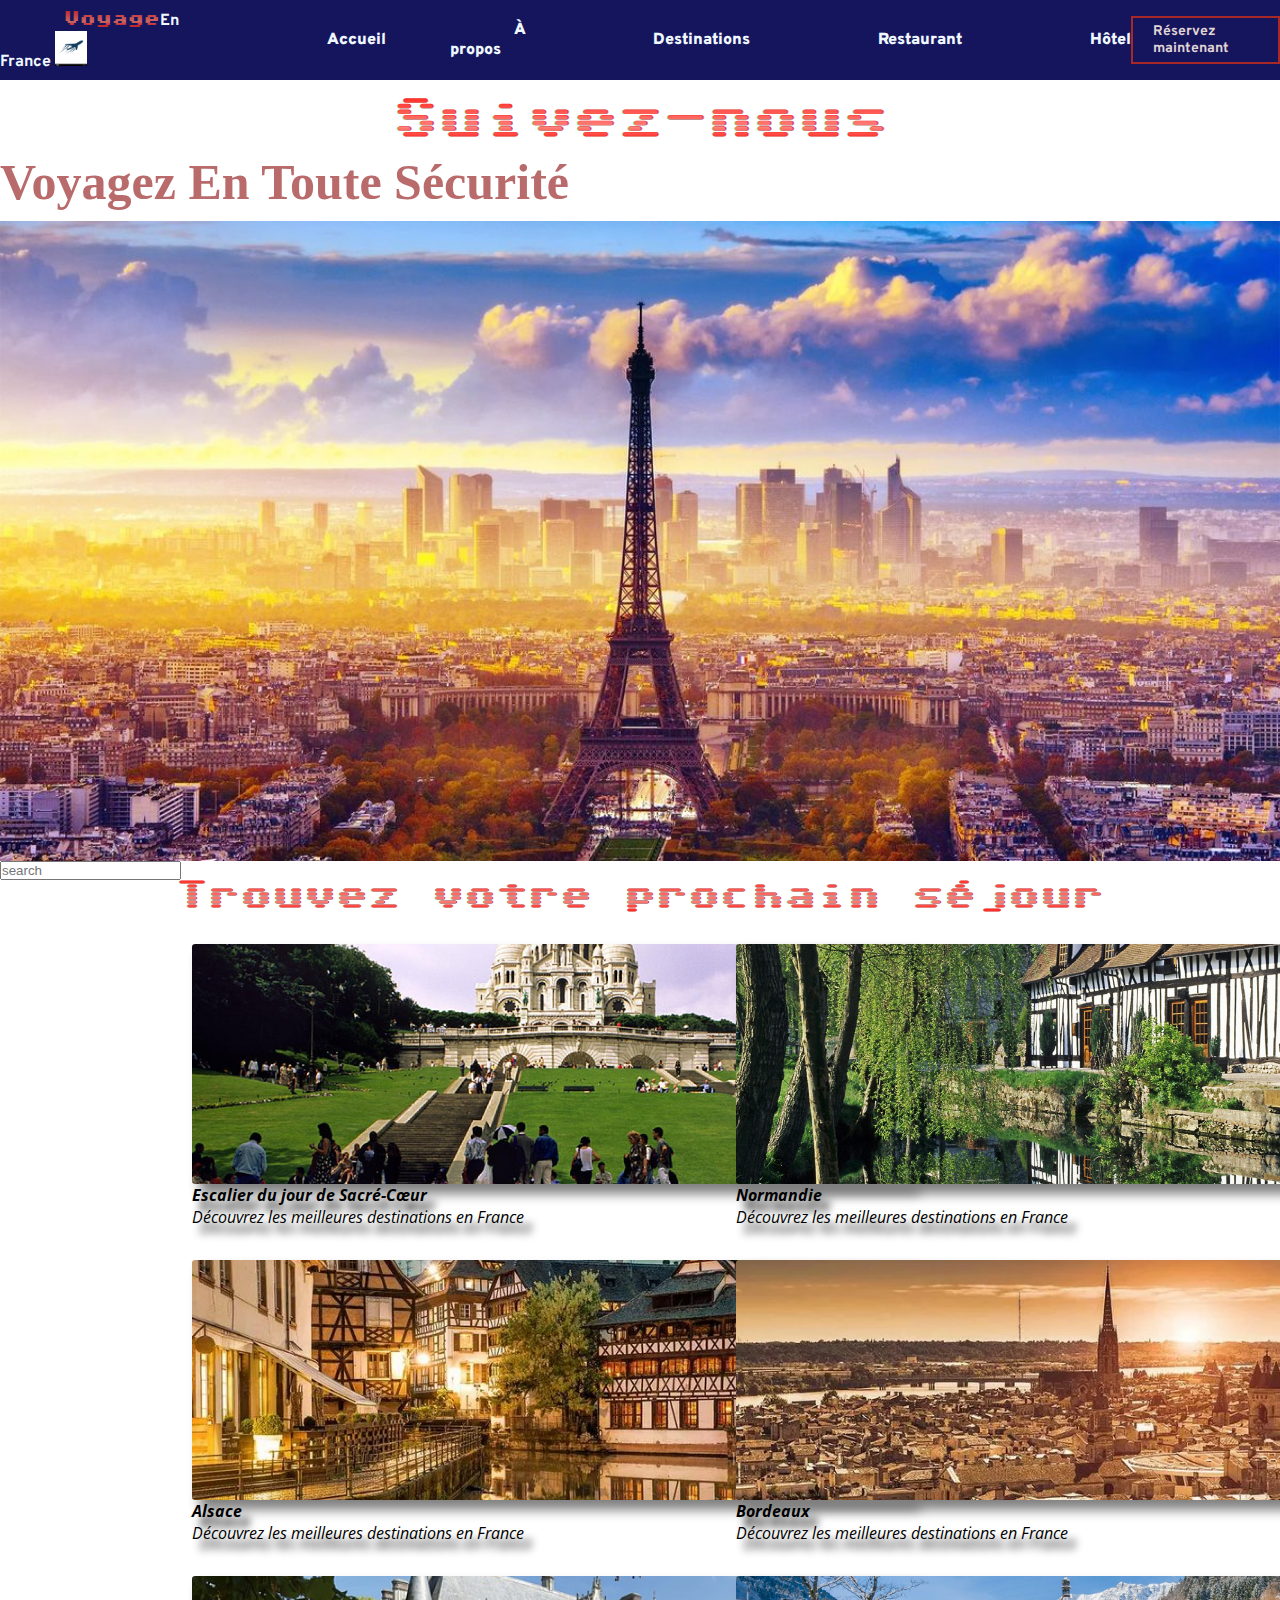
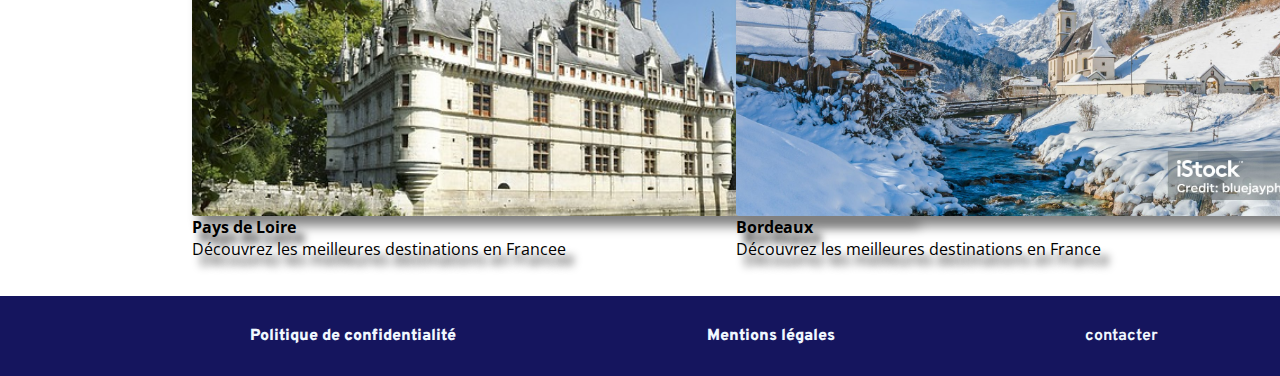
<file: index.html>
<!DOCTYPE html>
<html lang="FR-fr">
<head>
  <meta charset="UTF-8">
  <meta name="viewport" content="width=device-width, initial-scale=1.0">
  <title>travel to france</title>
  <link rel="shortcut icon" href="../image/logo-air.jpg" type="image/x-icon">
  <link rel="stylesheet" href="style.css">
</head>
<body>

<!-- HEADER -->

<header>
  <div class ="logo"><a href="#"><span>Voyage</span>En France <img src="../img/logo/logo-air.jpg"></a></div>


    <ul class="menu">
    <li><a href="index.html">Accueil</a></li>
    <li><a href="pages/about-page.html" >À propos </a></li>
    <li><a href="pages/city.html"  >Destinations</a></li> 
    <li><a href="pages/restaurant.html" >Restaurant</a></li> 
    <li><a href="pages/hotel.html" >Hôtel</a></li> 


    
  </ul>
  <a href="#" class="btn-reservation">
    Réservez maintenant</a>
</header>
<main>
  <br>
<section id="home">
  <h2>Suivez-nous</h2>
<h4>
    Voyagez en toute sécurité</h4>
  
</section>


<main>
 
  <!-- BANNER -->
  <section class="banner"></section>
  
  <!-- SEARCH BAR "RESEARCH" -->
  <section class="search">
    <input type="text" placeholder="search ">
  </section>
  
  <!-- SECTION BOOK LIST #1 -->
  
  <section class="list">
   
  <div class="list-title">
  <h1 class="list-title-release">Trouvez votre prochain séjour</h1>
  </div>
  </section>
  <section class="wrapper">
  
    <section class="wrapper-one">
  
  <!-- ONE CARD -->
  <article class="list-card">
     
  <div class="list-image"></div>
  <div class="list-card-title">Escalier du jour de Sacré-Cœur</div>
  
  <div class="list-card-pays">Découvrez les meilleures destinations en France</div>
  
  </article>
  
  <!-- ONE CARD / -->
  
  <article class="list-card">
     
    <div class="list-image2"></div>
    <div class="list-card-title">Normandie</div>
    
    <div class="list-card-pays">Découvrez les meilleures destinations en France</div>
    
  </article>
  
  
  
    </section>
  
    <section class="wrapper-two">
     
      <article class="list-card">
     
          <div class="list-image3"></div>
          <div class="list-card-title">Alsace</div>
         
          <div class="list-card-pays">Découvrez les meilleures destinations en France</div>
          
      </article>
      
      <article class="list-card">
     
            <div class="list-image4"></div>
            <div class="list-card-title">Bordeaux</div>
           
            <div class="list-card-pays">Découvrez les meilleures destinations en France</div>
            
      </article>
  
      
  
    </section>
    <section class="wrapper-three">
     
      <article class="list-card">
     
          <div class="list-image5"></div>
          <div class="list-card-title">Pays de Loire</div>
         
          <div class="list-card-pays">Découvrez les meilleures destinations en Francee</div>
          
      </article>
      
      <article class="list-card">
     
            <div class="list-image6"></div>
            <div class="list-card-title">Bordeaux</div>
           
            <div class="list-card-pays">Découvrez les meilleures destinations en France</div>
            
      </article>
  
      
  
    </section>
  
  </section>
  
  
    <!-- FOOTER -->
     <br><br>
  
  <footer>
  
 
    <div class="bottom-vert">
      <ul>
        <li><a href="#">Politique de confidentialité</a></li>
        <li><a href="#">Mentions légales</a></li>
        <li><a href="#"></a> contacter</a></li>
      </ul>
    </div>
 

  </footer>
  
</body>
</html>
</file>
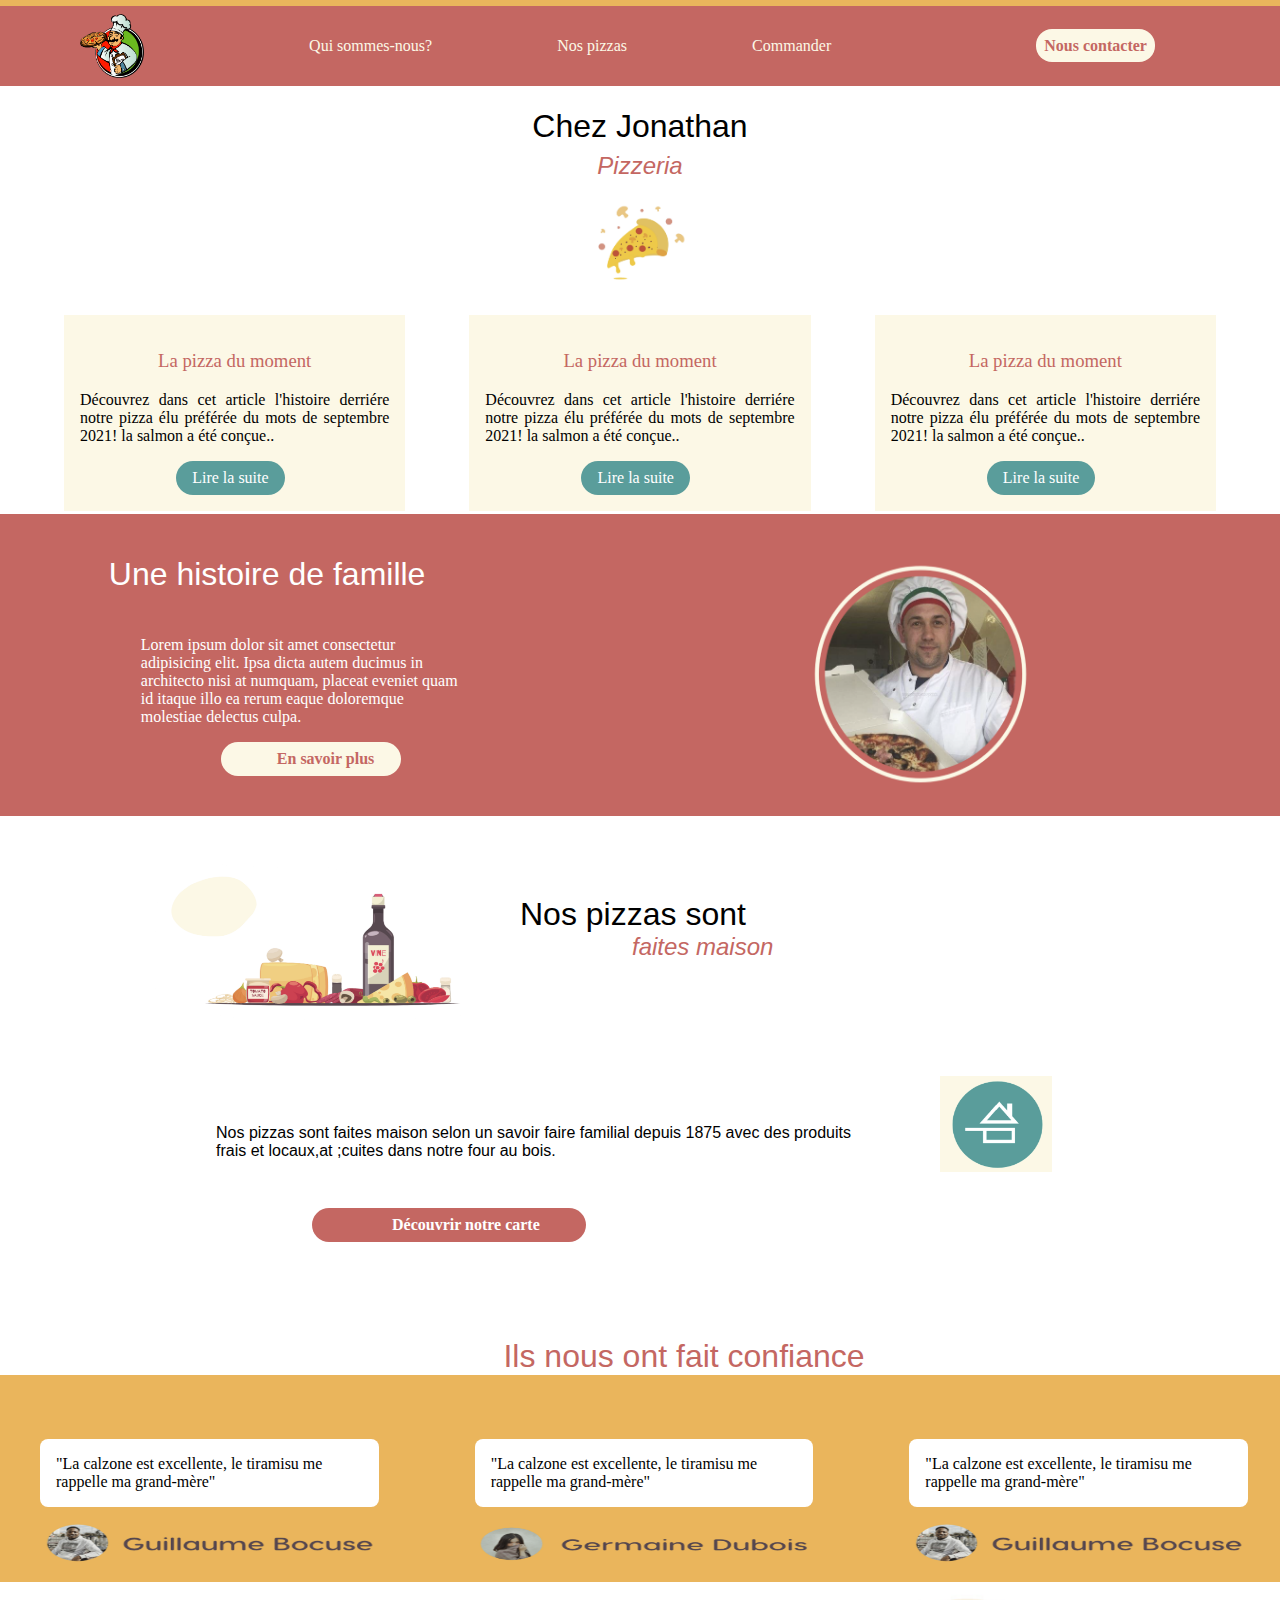
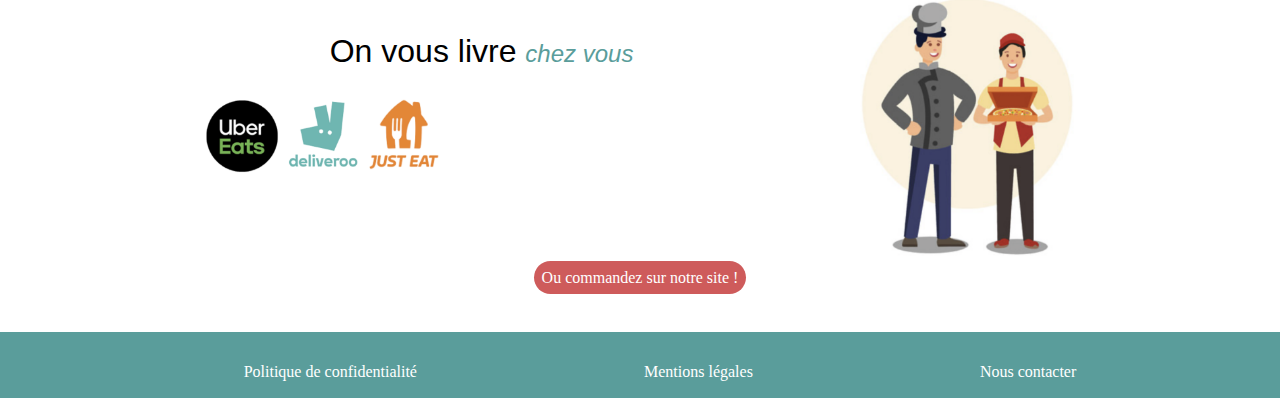
<file: img/family_pizza/index.html>
<!DOCTYPE html>
<html lang="fr">
<head>
  <meta charset="UTF-8">
  <meta name="viewport" content="width=device-width, initial-scale=1.0">
  <title>Pizza | Familliale</title>
  <link rel="stylesheet" href="./css/style.css">
  <link rel="stylesheet" href="https://cdnjs.cloudflare.com/ajax/libs/font-awesome/6.6.0/css/all.min.css" integrity="sha512-Kc323vGBEqzTmouAECnVceyQqyqdsSiqLQISBL29aUW4U/M7pSPA/gEUZQqv1cwx4OnYxTxve5UMg5GT6L4JJg==" crossorigin="anonymous" referrerpolicy="no-referrer" />
</head>
<body>
  <!-- HEADER  -->
  <section class="top-page">
    <div class="barre_color_orange"></div>
    <header class="header">
      <img src="./assets/logo.png" alt="" class="header-logo">
      <nav class="nav">
        <ul>
          <li><a href="#">Qui sommes-nous?</a></li>
          <li><a href="./pages/pizza.html">Nos pizzas</a></li>
          <li><a href="#">Commander</a></li>
          <li><a href="./pages/contact.html"><span class="button-contact">Nous contacter</span></a></li>
        </ul>
      </nav>
    </header>
    <div class="landing-page">
      <h1 class="big-title">Chez Jonathan <span class="color-red">Pizzeria</span></h1>
      <img class="pizza-header" src="./assets/img/pizza_header.png" alt="logo ">
    </div>
  </section>

  <!-- MAIN  -->
   <section class="middle-page">
    <main class="main">
      <article class="article">
        <i class="fa-solid fa-angle-left"></i> 
        <div class="pizza-article">
          <h3 class="pizza-article-title">La pizza du moment</h3>
          <p class="pizza-article-text"> Découvrez dans cet article l'histoire derriére notre pizza élu préférée du mots de septembre 2021! la salmon a été conçue..
          <div class="pizza-article-lien">
            <a href="#">Lire la suite</a>
          </div>
        </div>
        <div class="pizza-article">
          <h3 class="pizza-article-title">La pizza du moment</h3>
          <p class="pizza-article-text"> Découvrez dans cet article l'histoire derriére notre pizza élu préférée du mots de septembre 2021! la salmon a été conçue..
          <div class="pizza-article-lien">
            <a href="#">Lire la suite</a>
          </div>
        </div>
        <div class="pizza-article">
          <h3 class="pizza-article-title">La pizza du moment</h3>
          <p class="pizza-article-text"> Découvrez dans cet article l'histoire derriére notre pizza élu préférée du mots de septembre 2021! la salmon a été conçue..
          <div class="pizza-article-lien">
            <a href="#">Lire la suite</a>
          </div>
        </div>
        <i class="fa-solid fa-angle-right"></i>
      </article>

      <div class="history">
        <div class="history-family">
          <h2 class="history-title">Une histoire de famille</h2>
          <p class="history-text">Lorem ipsum dolor sit amet consectetur adipisicing elit. Ipsa dicta autem ducimus in architecto nisi at numquam, placeat eveniet quam id itaque illo ea rerum eaque doloremque molestiae delectus culpa.</p>
          <div class="history-lien">
            <a href="#">En savoir plus</a>
          </div>
        </div>
        <div class="history-image">
          <img src="assets/img/pizza_profile.png" alt="" class="history-image-chef">
        </div>
      </div>

      <div class="maison">
        <div class="maison-pizza">
           <div class="maison-image">
            <img src="assets/img/pizza_plateau.png" alt="" class="maison-image-plateaux">
           </div>
           <h2 class="maison-title">Nos pizzas sont <span class="color-red-2">faites maison</span></h2>
        </div>
      <div class="maison-p">
            <p class="maison-text">Nos pizzas sont faites maison selon un savoir faire familial depuis 1875 avec des produits frais et locaux,at ;cuites dans notre four au bois.</p>
            <div class="maison-image-logo">
                <img src="assets/img/logo_vert.png" alt="Logo_maison" class="maison-logo-vert">
            </div>
      </div>
            <div class="maison-lien">
                <a href="#">Découvrir notre carte</a>
            </div>
            <h2 class="maison-title-2">Ils nous ont fait confiance</h2>
      </div>

      <div class="container">
        <div class="message">
          <p class="message-text">"La calzone est excellente, le tiramisu me rappelle ma grand-mère"</p>
          <img src="./assets/img/comment_profil_1.png" alt="" class="message-profil">
        </div>
        <div class="message">
          <p class="message-text">"La calzone est excellente, le tiramisu me rappelle ma grand-mère"</p>
          <img src="./assets/img/comment_profil_2.png" alt="" class="message-profil">
        </div>
        <div class="message">
          <p class="message-text">"La calzone est excellente, le tiramisu me rappelle ma grand-mère"</p>
          <img src="./assets/img/comment_profil_1.png" alt="" class="message-profil">
        </div>
      </div>
    </main>
   </section>

   <!-- FOOTER -->
   <section class="bottom-page">
    <footer>
    <div class="div-footer">
      <h2 class="footer-title">On vous livre <span class="color-vert">chez vous</span></h2>
      <div class="rs">
        <a href="#" class="rs-logo"><img src="./assets/img/uber_eats.png" alt=""></a>
        <a href="#" class="rs-logo"><img src="./assets/img/deliveroo.png" alt=""></a>
        <a href="#" class="rs-logo"><img src="./assets/img/just_eat.png" alt=""></a>
      </div>
    </div>
      <div class="footer-image">
       <img src="./assets/img/personnel.png" alt="" class="personels">
      </div>
    </footer>
      <div class="footer-lien">
        <a href="#" class="button-lien">Ou commandez sur notre site !</a>
      </div>
  
    <div class="bottom-vert">
      <ul>
        <li><a href="#">Politique de confidentialité</a></li>
        <li><a href="#">Mentions légales</a></li>
        <li><a href="#">Nous contacter</a></li>
      </ul>
    </div>
  </section>
</body>
</html>
</file>
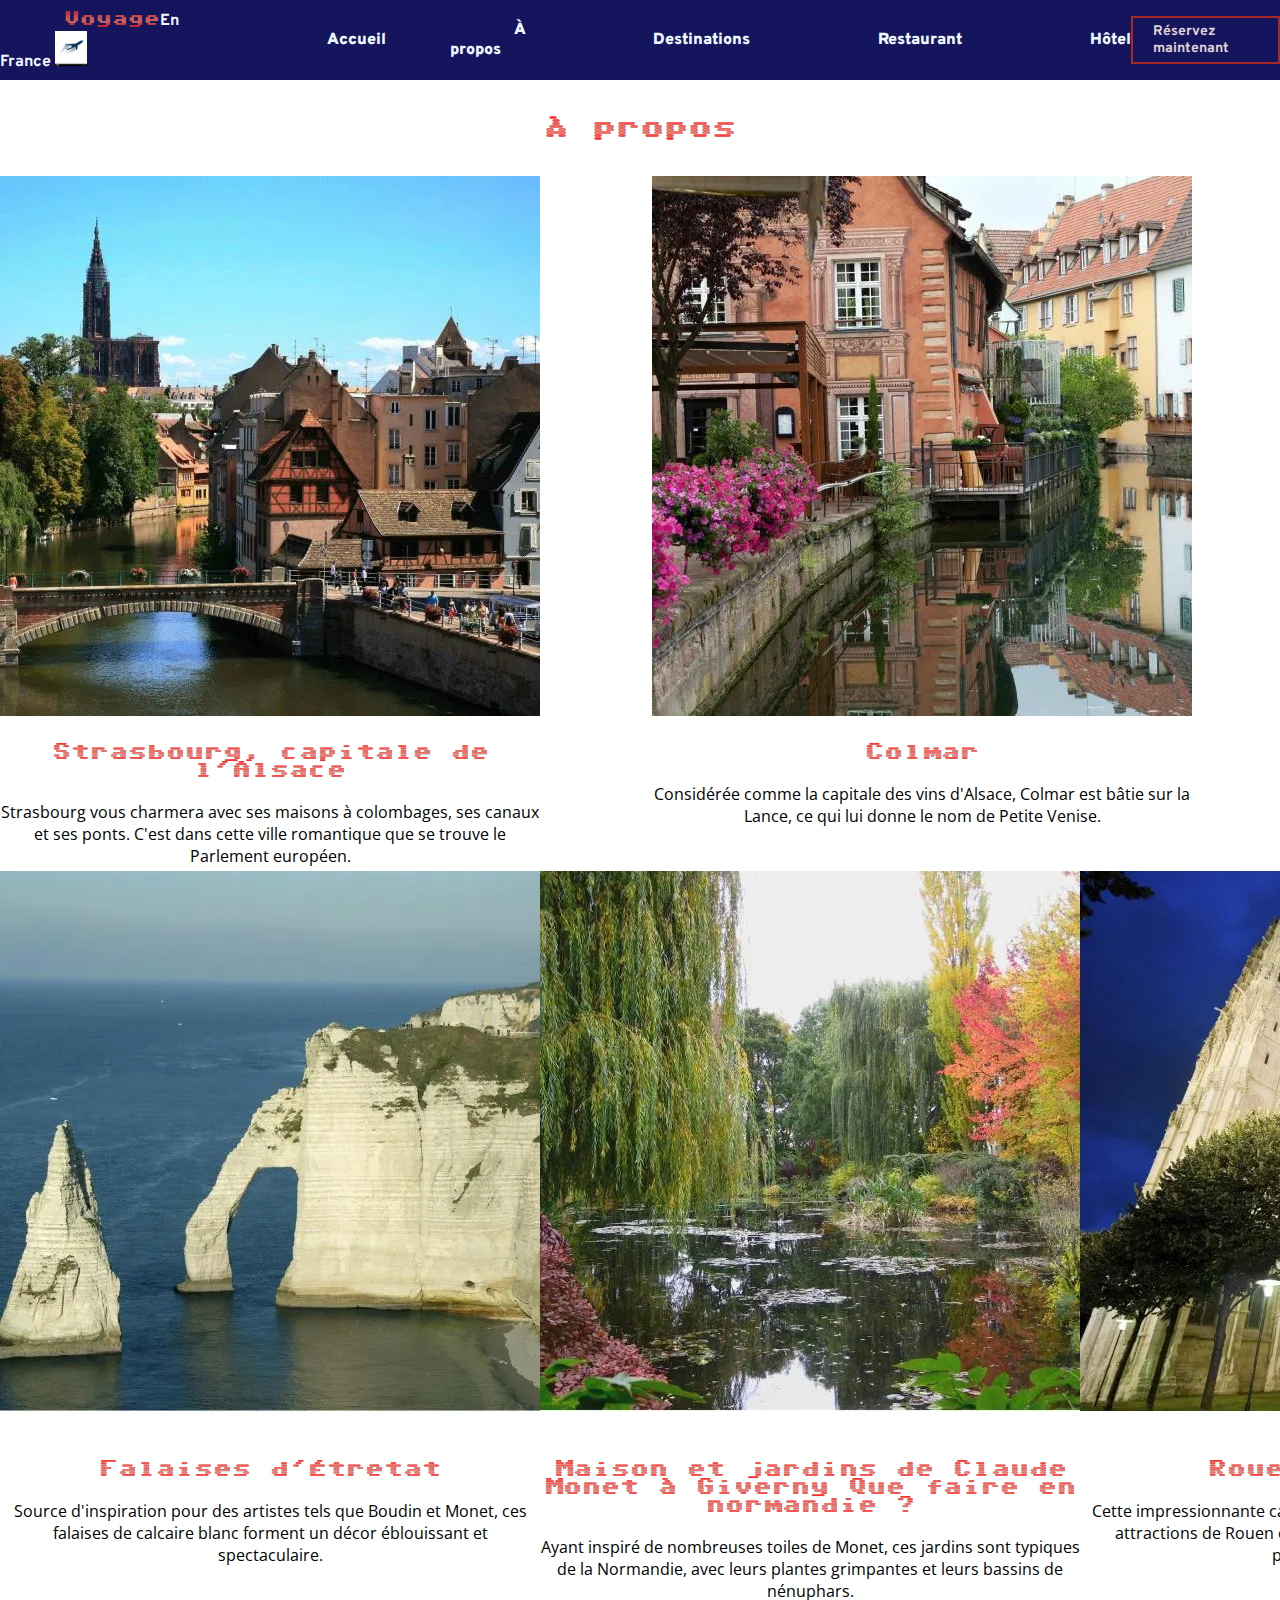
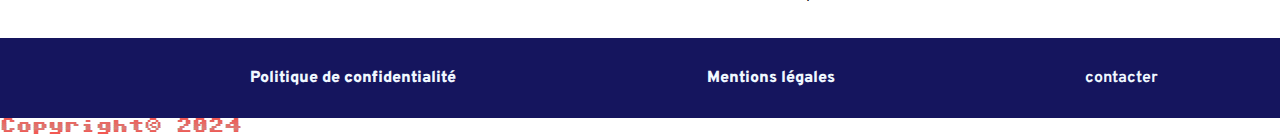
<file: pages/about-page.html>
<!DOCTYPE html>
<html lang="en">
<head>
    <meta charset="UTF-8">
    <meta name="viewport" content="width=device-width, initial-scale=1.0">
    <title>a propos</title>
    <link rel="stylesheet" href="../style.css">
    
</head>
<body>
    <header>
        <div class ="logo"><a href="#"><span>Voyage</span>En France <img src="../img/logo/logo-air.jpg"></a></div>
    
    
        <ul class="menu">
            <li><a href="../index.html">Accueil</a></li>
            <li><a href="about-page.html" >À propos</a></li>
            <li><a href="city.html"  >Destinations</a></li> 
            <li><a href="restaurant.html" >Restaurant</a></li> 
            <li><a href="hotel.html" >Hôtel</a></li> 
    
    
        
      </ul>
      <a href="#" class="btn-reservation">Réservez maintenant</a>
    </header>
    <br><br>
    <h2>À propos</h2>
   
    <br><br>
    <section id="about-Alsace">
       
        <div class="Strasbourg">
            <div class="left">
                <img src="../img/strambourg.webp">
            </div>
            <div class="right"></div>
            <br>
            <h3> Strasbourg, capitale de l'Alsace
            </h3>
            <br>
            <p>Strasbourg vous charmera avec ses maisons à colombages, ses canaux et ses ponts. C'est dans cette ville romantique que se trouve le Parlement européen.</p>
        </div>
        <div class="Colmar">
            <div class="left">
                <img src="../img/colmar.webp">
            </div>
            <div class="right"></div>
            <br>
            <h3>Colmar
            </h3>
            <br>
            <p>Considérée comme la capitale des vins d'Alsace, Colmar est bâtie sur la Lance, ce qui lui donne le nom de Petite Venise.</p>
        </div>
        <div class="Mulhouse">
            <div class="left">
                <img src="../img/mulhouse.webp">
            </div>
            <div class="right"></div>
            <br><br>
            <h3>Mulhouse
            </h3>
            <br>
            <p>Mulhouse vous fera découvrir ses maisons médiévales aux façades colorées, son église Saint-Étienne aux vitraux du XIVe siècle et sa Cité de l’Automobile..</p>
        </div>
    </section>
     <section id="about-normondy">
       
        <div class=" ">
            <div class="left">
                <img src="../img/falaises déetretat.webp">
            </div>
            <div class="right"></div>
            <br><br>
            <h3>Falaises d'Étretat
            </h3>
            <br>
            <p>Source d'inspiration pour des artistes tels que Boudin et Monet, ces falaises de calcaire blanc forment un décor éblouissant et spectaculaire.</p>
        </div>
       
        <div class=" ">
            <div class="left">
                <img src="../img/maisonetjardin.webp">
            </div>
            <div class="right"></div>
            <br><br>
            <h3>Maison et jardins de Claude Monet à Giverny Que faire en normandie ?
            </h3>
            <br>
            <p>Ayant inspiré de nombreuses toiles de Monet, ces jardins sont typiques de la Normandie, avec leurs plantes grimpantes et leurs bassins de nénuphars.</p>
        </div>
       
        <div class=" ">
            <div class="left">
                <img src="../img/cathédrale.webp">
            </div>
            <div class="right"></div>
            <br><br>
            <h3>Rouen Cathedral
            </h3>
            <br>
            <p>Cette impressionnante cathédrale gothique est l'une des principales attractions de Rouen et a été le sujet principal de nombreuses peintures de Monet..</p>
        </div>
    </section>

    <br><br>

    <footer>
  
 
        <div class="bottom-vert">
          <ul >
            <li><a href="#">Politique de confidentialité</a></li>
        <li><a href="#">Mentions légales</a></li>
        <li><a href="#"></a> contacter</a></li>
          </ul>
        </div>
      <section class="copyright">
        <span class="copyright-date">Copyright©️ 2024</span>
      </section>
    
      </footer>
      
   




    
</body>
</html>
</file>
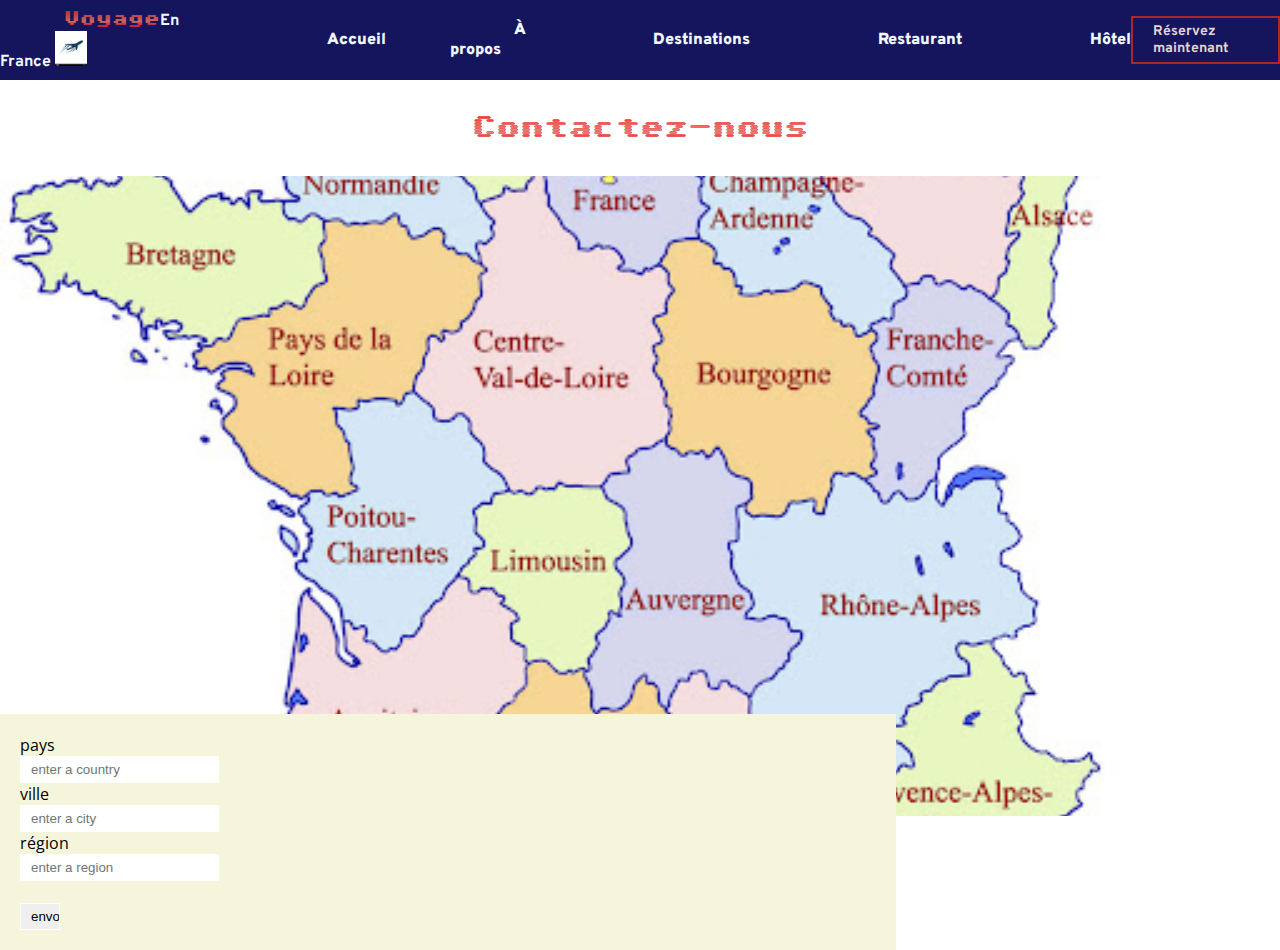
<file: pages/city.html>
<!DOCTYPE html>
<html lang="en">
<head>
    <meta charset="UTF-8">
    <meta name="viewport" content="width=device-width, initial-scale=1.0">
    <title>distination</title>
    <link rel="stylesheet" href="../style.css">
</head>
<body>
    <header>
        <div class ="logo"><a href="#"><span>Voyage</span>En France <img src="../img/logo/logo-air.jpg"></a></div>
    
        <ul class="menu">
            <li><a href="../index.html">Accueil</a></li>
            <li><a href="about-page.html" >À propos</a></li>
            <li><a href="city.html"  >Destinations</a></li> 
            <li><a href="restaurant.html" >Restaurant</a></li> 
            <li><a href="hotel.html" >Hôtel</a></li> 
    
          
      </ul>
      <a href="#" class="btn-reservation">Réservez maintenant</a>
    </header>
    <br> <br>
    <h2> Contactez-nous </h2>
    <br> <br> 
    <section class="banner2"></section>
 <div class="find-tripe">
    <form action="">
        <div><label for="country">pays</label>
        <input type="text" placeholder="enter a country"></div>
        <div><label for="city">ville</label>
            <input type="text" placeholder="enter a city"></div>
            <div><label for="région">région</label>
                <input type="text" placeholder="enter a region"></div>
               <br><input type="submit" value="envoyez">
    </form>

 </div>
 <br> <br> 
 <footer>


     
 
  
</body>
</html>
</file>
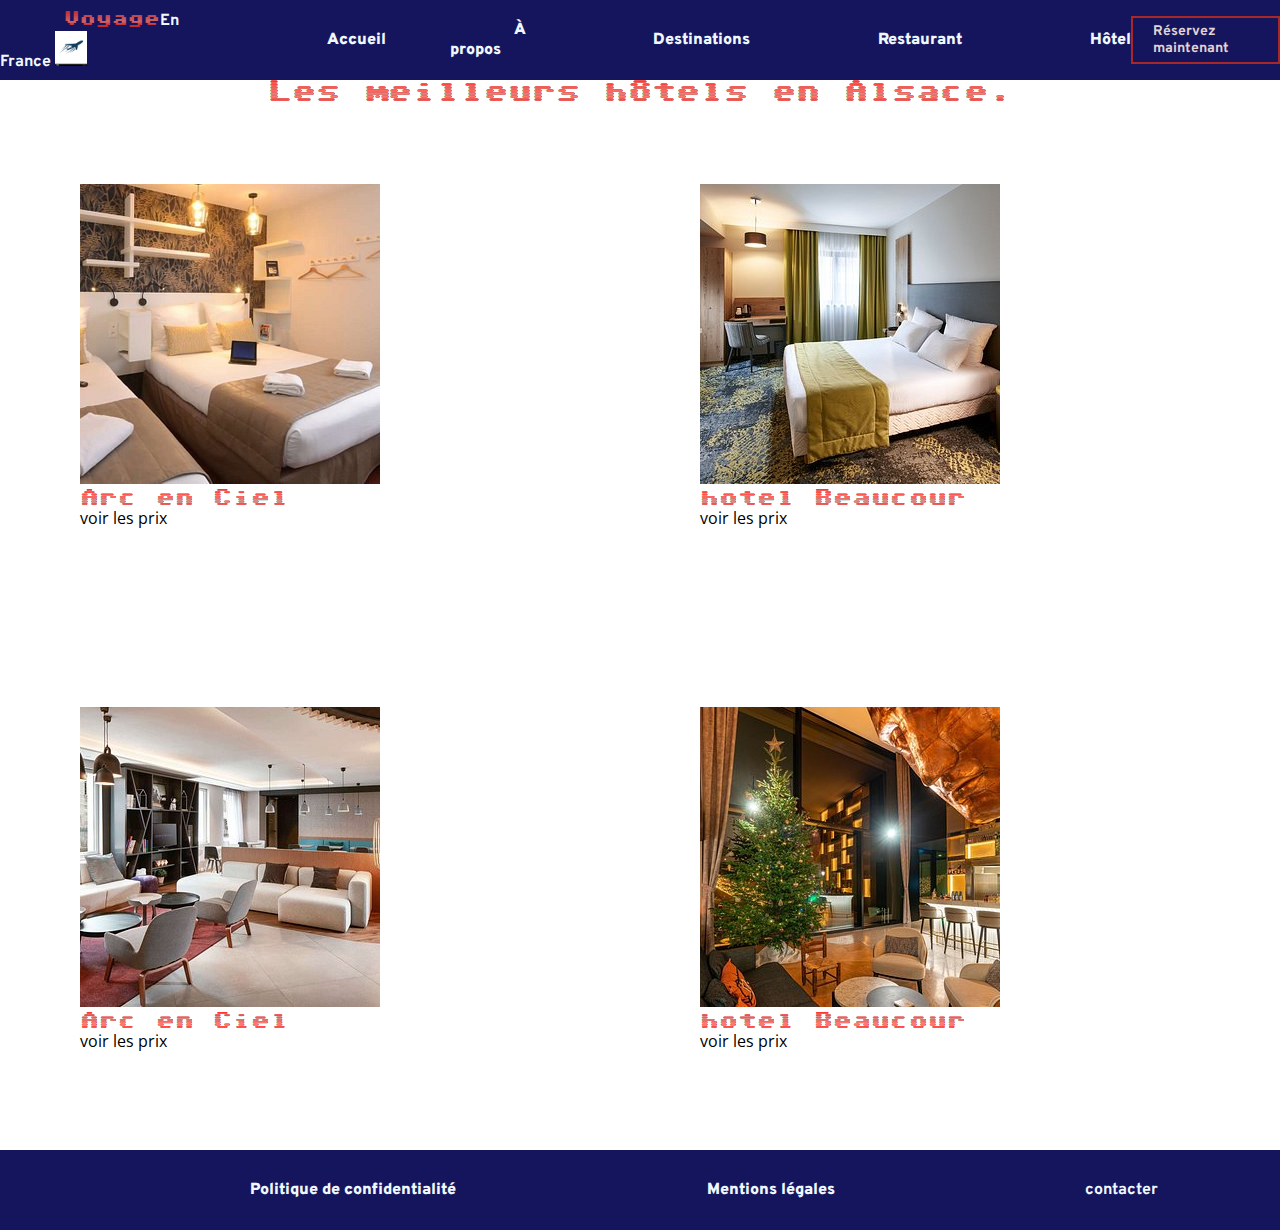
<file: pages/hotel.html>
<!DOCTYPE html>
<html lang="en">
<head>
    <meta charset="UTF-8">
    <meta name="viewport" content="width=device-width, initial-scale=1.0">
    <title>a propos</title>
    <link rel="stylesheet" href="../style.css">
    
</head>
<body>
    <header>
        <div class ="logo"><a href="#"><span>Voyage</span>En France <img src="../img/logo/logo-air.jpg"></a></div>
    
    
       <ul class="menu">
        <li><a href="../index.html">Accueil</a></li>
        <li><a href="about-page.html" >À propos</a></li>
        <li><a href="city.html"  >Destinations</a></li> 
        <li><a href="restaurant.html" >Restaurant</a></li> 
        <li><a href="hotel.html" >Hôtel</a></li> 
      
        
      </ul>
      <a href="#" class="btn-reservation">Réservez maintenant</a>
    </header>
    <main>
      
        <h2> Les meilleurs hôtels en Alsace.</h2>
        
            <section id="hotel-alsace">
       
                <div class=" ">
                    <div class="left">
                        <img src="../img/guest-room.jpg">
                    </div>
                    <div class="right"></div>
                    <h3>Arc en Ciel
                    </h3>
                    
                    <p>voir les prix</p>
                </div>
               
                <div class=" ">
                    <div class="left">
                        <img src="../img/chambre-double-premium.jpg">
                    </div>
                    <div class="right"></div>
                    <h3>hotel Beaucour
                    </h3>
                    <p>voir les prix </p>
                    

                </div>
                <div class=" ">
                    <div class="left">
                        <img src="../img/suite-mireille.jpg">
                    </div>
                    <div class="right"></div>
                    <h3>hotel cheneaudiére
                    </h3>
                    <p>voir les prix </p>
                    

                </div>
                </section>
                
                <section id="hotel-colmar">
       
                    <div class=" ">
                        <div class="left">
                            <img src="../img/exterior.jpg">
                        </div>
                        <div class="right"></div>
                        <h3>Arc en Ciel
                        </h3>
                        <p>voir les prix
                        </p>
                    </div>
                   
                    <div class=" ">
                        <div class="left">
                            <img src="../img/exterior 2.jpg">
                        </div>
                        <div class="right"></div>
                        <h3>hotel Beaucour
                        </h3>
                        <p>voir les prix </p>
                        
    
                    </div>
                    <div class=" ">
                        <div class="left">
                            <img src="../img/la-chambre.jpg">
                        </div>
                        
                        <div class="right"></div>
                        
                        <h3>hotel Arok
                        </h3>
                        <p>voir les prix </p>
                        
    
                    </div>
                    </section>
                    <br> 
                    <footer>
  
 
                        <div class="bottom-vert">
                          <ul>
                            <li><a href="#">Politique de confidentialité</a></li>
                            <li><a href="#">Mentions légales</a></li>
                            <li><a href="#"></a> contacter</a></li>
                          </ul>
                        </div>
                    
                    
                      </footer>
                      
                    </body>
                    </html>
</file>
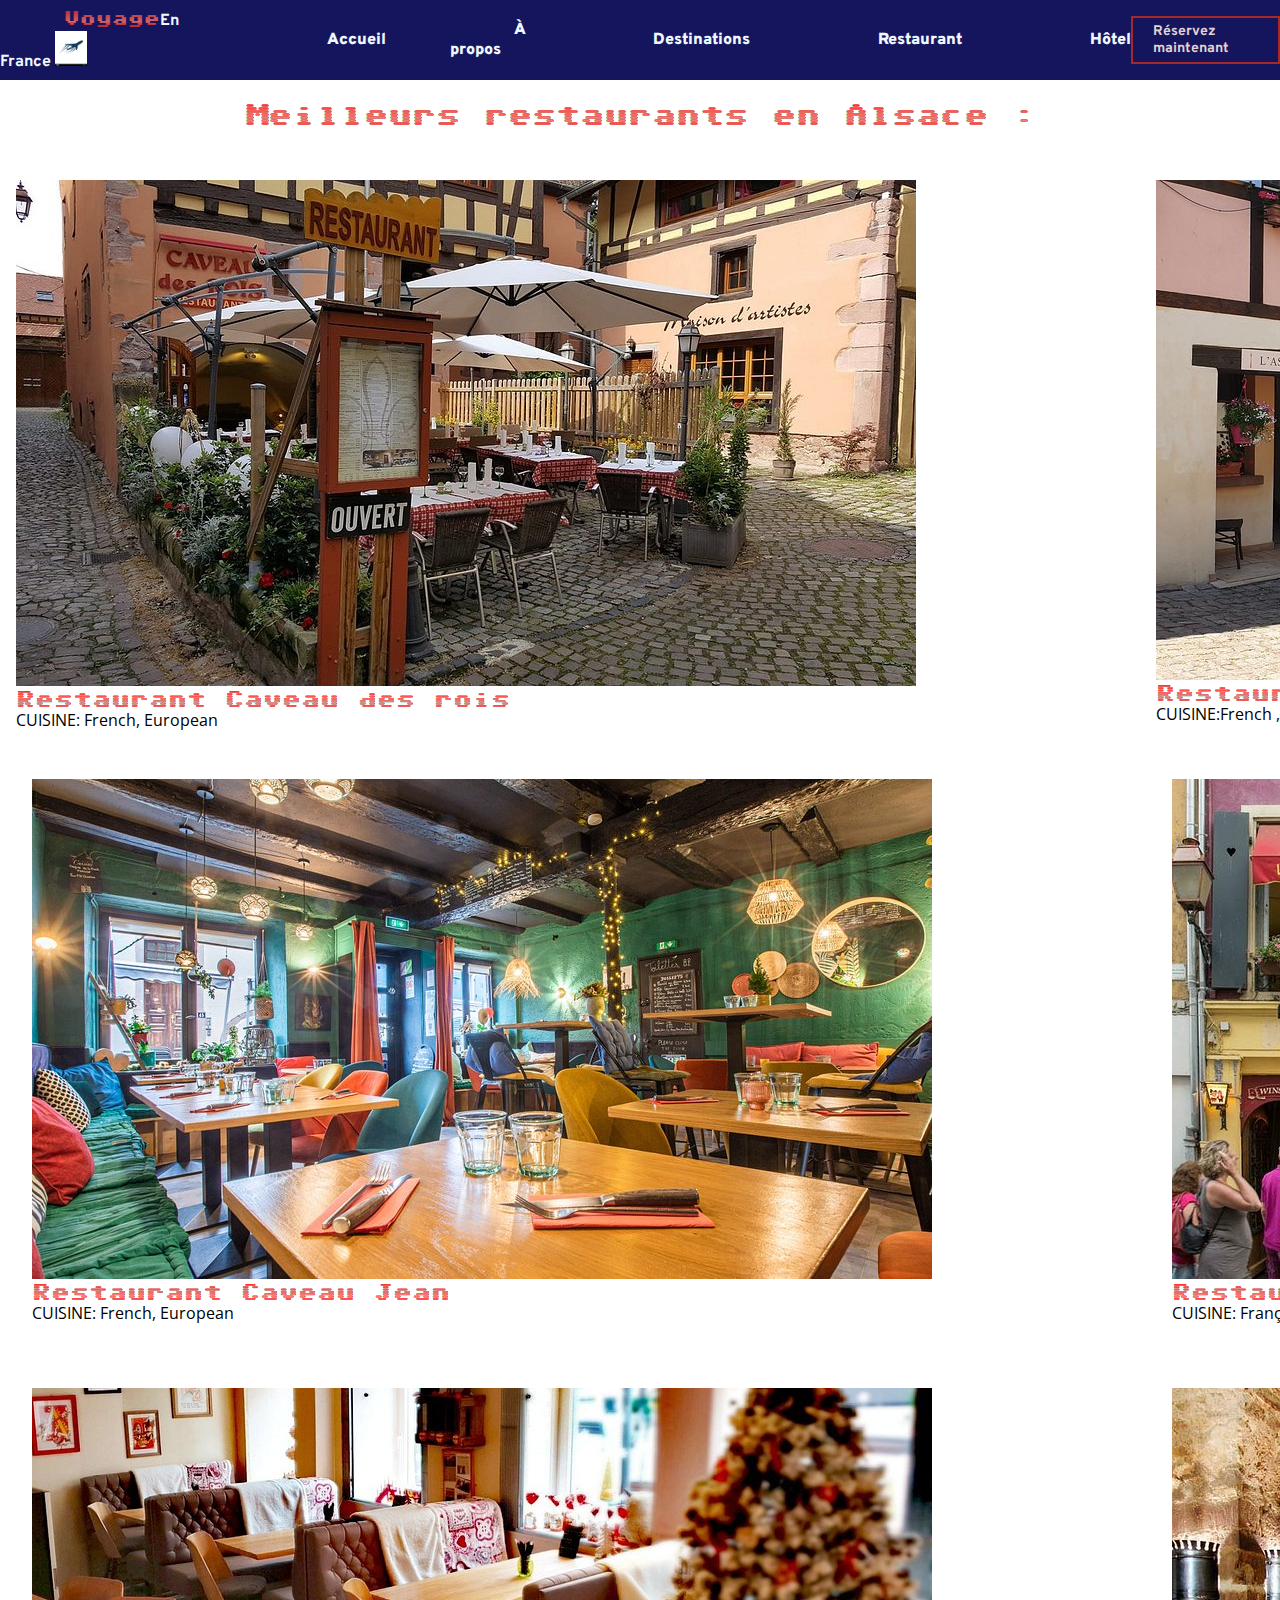
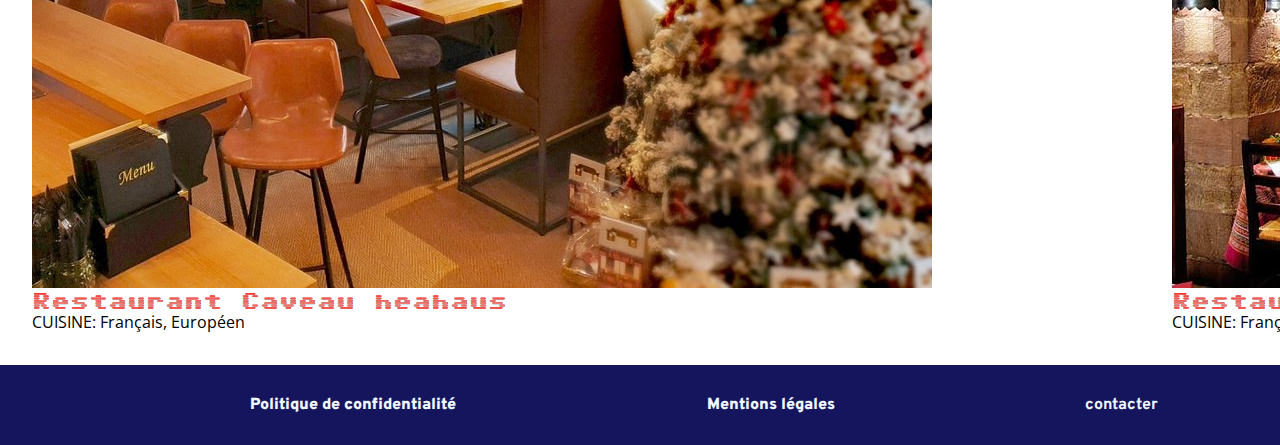
<file: pages/restaurant.html>
<!DOCTYPE html>
<html lang="en">
<head>
    <meta charset="UTF-8">
    <meta name="viewport" content="width=device-width, initial-scale=1.0">
    <title>a propos</title>
    <link rel="stylesheet" href="../style.css">
    
</head>
<body>
    <header>
        <div class ="logo"><a href="#"><span>Voyage</span>En France <img src="../img/logo/logo-air.jpg"></a></div>
    
    
        <ul class="menu">
            <li><a href="../index.html">Accueil</a></li>
            <li><a href="about-page.html" >À propos</a></li>
            <li><a href="city.html"  >Destinations</a></li> 
            <li><a href="restaurant.html" >Restaurant</a></li> 
            <li><a href="hotel.html" >Hôtel</a></li> 
      
        
      </ul>
      <a href="#" class="btn-reservation">Réservez maintenant</a>
    </header>
    <main>
        <h2>
            <br>
          
            Meilleurs restaurants en Alsace : </h2>
            <br> <br>
            <section id="restaurant-alsace">
       
               
                <div class=" ">
                    <div class="left">
                        <img src="../img/caveau-des-rois.jpg">
                    </div>
                    <div class="right"></div>
                    <h3>Restaurant Caveau des rois
                    </h3>
                    <p>CUISINE:
                        
                        French, European </p>
                    

                </div>
                <div class=" ">
                    <div class="left">
                        <img src="../img/notre-belle-terrasse.jpg">
                    </div>
                    <div class="right"></div>
                    <h3>Restaurant Là-Haut
                    </h3>
                    <p>CUISINE:French ,Europe</p>
                </div>
               
                </section>
                <section id="restaurant-normondy">
          
                
               
                <div class=" ">
                    <div class="left">
                        <img src="../img/salle.jpg">
                    </div>
                    <div class="right"></div>
                    <h3>Restaurant Caveau Jean
                    </h3>
                    <p>CUISINE:
                        
                        French, European </p>
                </div>
                <div class=" ">
                    <div class="left">
                        <img src="../img/zum-sauwadala.jpg">
                    </div>
                    <div class="right"></div>
                    <h3>Restaurant Zum Sauwdala
                    </h3>
                    <p>CUISINE:
                        
                        Français, Européen </p>
                </div>
                </section>
                <section id="restaurant-Strasbourg">
               
                
                <div class=" ">
                    <div class="left">
                        <img src="../img/notre-bar-a-vin.jpg">
                    </div>
                    <div class="right"></div>
                    <h3>Restaurant Caveau heahaus
                    </h3>
                    <p>CUISINE:
                        
                        Français, Européen </p>
                </div>
                <div class=" ">
                    <div class="left">
                        <img src="../img/gurtlerhoft.jpg">
                    </div>
                    <div class="right"></div>
                    <h3>Restaurant Caveau heahaus
                    </h3>
                    <p>CUISINE:
                        
                        Français, Européen </p>
                </div>
            </section>
            </main>
            <footer>
  
 
                <div class="bottom-vert">
                  <ul>
                    <li><a href="#">Politique de confidentialité</a></li>
                    <li><a href="#">Mentions légales</a></li>
                    <li><a href="#"></a> contacter</a></li>
                  </ul>
                </div>
             
              </footer>
              
            </body>
            </html>
</file>
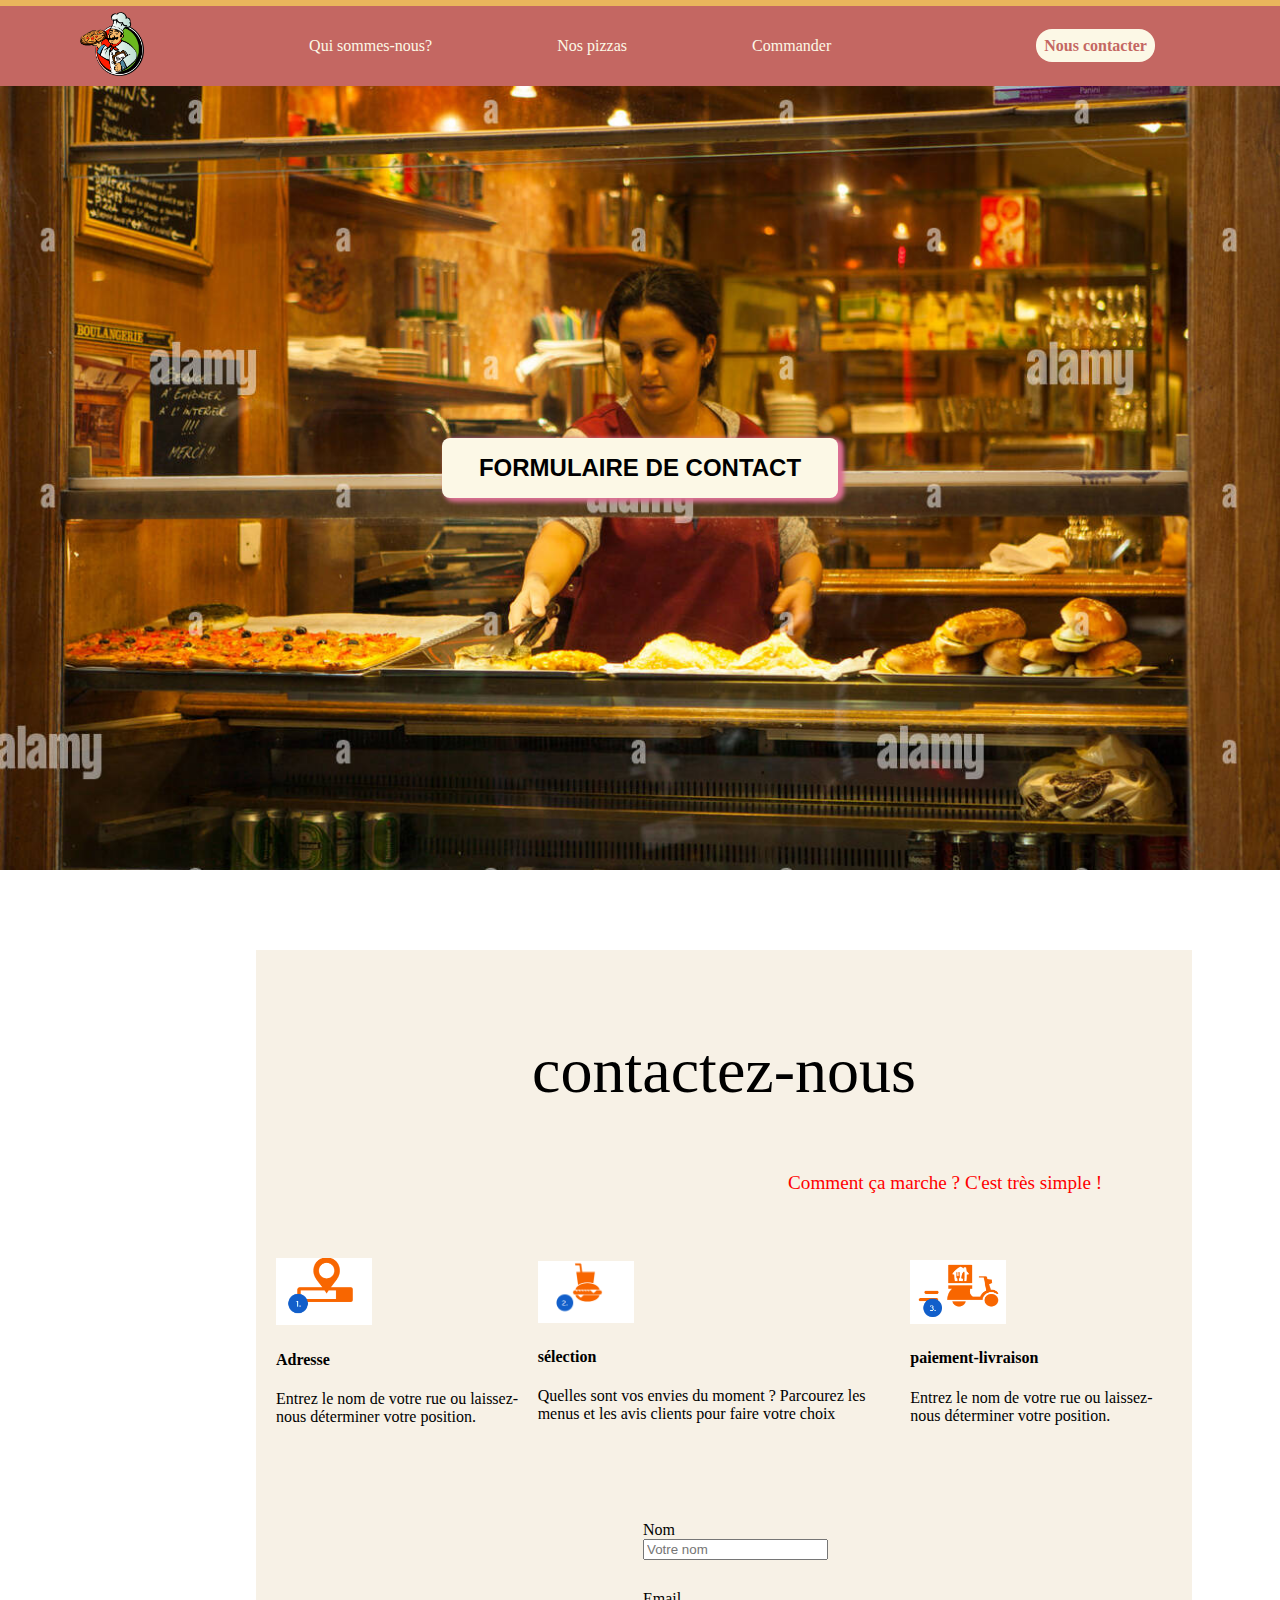
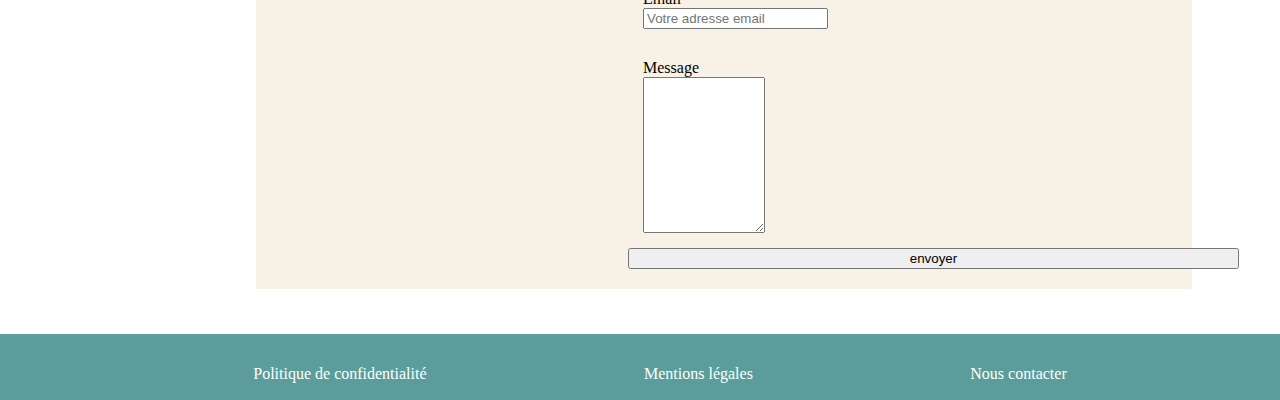
<file: img/family_pizza/pages/contact.html>
<!DOCTYPE html>
<html lang="fr">
<head>
  <meta charset="UTF-8">
  <meta name="viewport" content="width=device-width, initial-scale=1.0">
  <title>Pizza | Familliale</title>
  <link rel="stylesheet" href="../css/contact.css">
</head>
<body>
  <!-- HEADER  -->
  <section class="top-page">
    <div class="barre_color_orange"></div>
    <header class="header">
     <a href="../index.html"> <img src="../assets/logo.png" alt="" class="header-logo"></a>
      <nav class="nav">
        <ul>
          <li><a href="#">Qui sommes-nous?</a></li>
          <li><a href="../pages/pizza.html">Nos pizzas</a></li>
          <li><a href="#">Commander</a></li>
          <li><a href="../pages/contact.html"><span class="button-contact">Nous contacter</span></a></li>
        </ul>
      </nav>
    </header>
    <div class="landing-page">
      <h1 class="big-title"><strong>FORMULAIRE DE CONTACT</strong></h1>
    </div>
  </section>

  <body>
    <main class="main-contact">
      <!-- <h1 class="big-title">Chez Jonathan <span class="color-red">Pizzeria</span></h1>
      <img class="image-shop" src="./assets/logo-contact/pizza-shop.png" alt="logo "> -->

  <section class="banner2"></section>
<div class="find">
  <p class="find-title">contactez-nous </p>
  <span class="span-find-rouge">Comment ça marche ?
    C'est très simple !</span>
    <div class="paiement" >
      <div class="adresse">
        <img class="logo-adress" src="../assets/logo-contact/logo-adresse.png" alt="logo ">
        <h4>Adresse</h4>
        <p class="adress-text">
          Entrez le nom de votre rue ou laissez-nous déterminer votre position.
        </p>
      </div>
      <div class="sélection">
        <img class="logo-sélection" src="../assets/logo-contact/sélection-logo.png" alt="logo ">
        <h4>sélection</h4>
        <p class="sélection-text">
          Quelles sont vos envies du moment ? Parcourez les menus et les avis clients pour faire votre choix
        </p>
      </div>
      <div class="paiement-livraison">
        <img class="paiement-livraison-logo" src="../assets/logo-contact/paiement-logo.png" alt="logo ">
        <h4>paiement-livraison</h4>
        <p class="adress-text">
          Entrez le nom de votre rue ou laissez-nous déterminer votre position.
        </p>
      </div>
    </div>
  <form class="form">
      <div><label for="name">Nom</label>
      <input type="text" placeholder="Votre nom"></div>
      <div><label for="mail">Email</label>
          <input type="text" placeholder="Votre adresse email"></div>
          <div class="groupe">
            <label for="message">Message</label>
            <textarea rows="10" cols="70" id="Votre message"></textarea>

          </div>
              <input type="submit" value="envoyer">
  </form>
  </main>

  <div class="bottom-vert">
    <ul>
      <li><a href="#">Politique de confidentialité</a></li>
      <li><a href="#">Mentions légales</a></li>
      <li><a href="#">Nous contacter</a></li>
    </ul>
  </div>

</body>
</html>
</file>
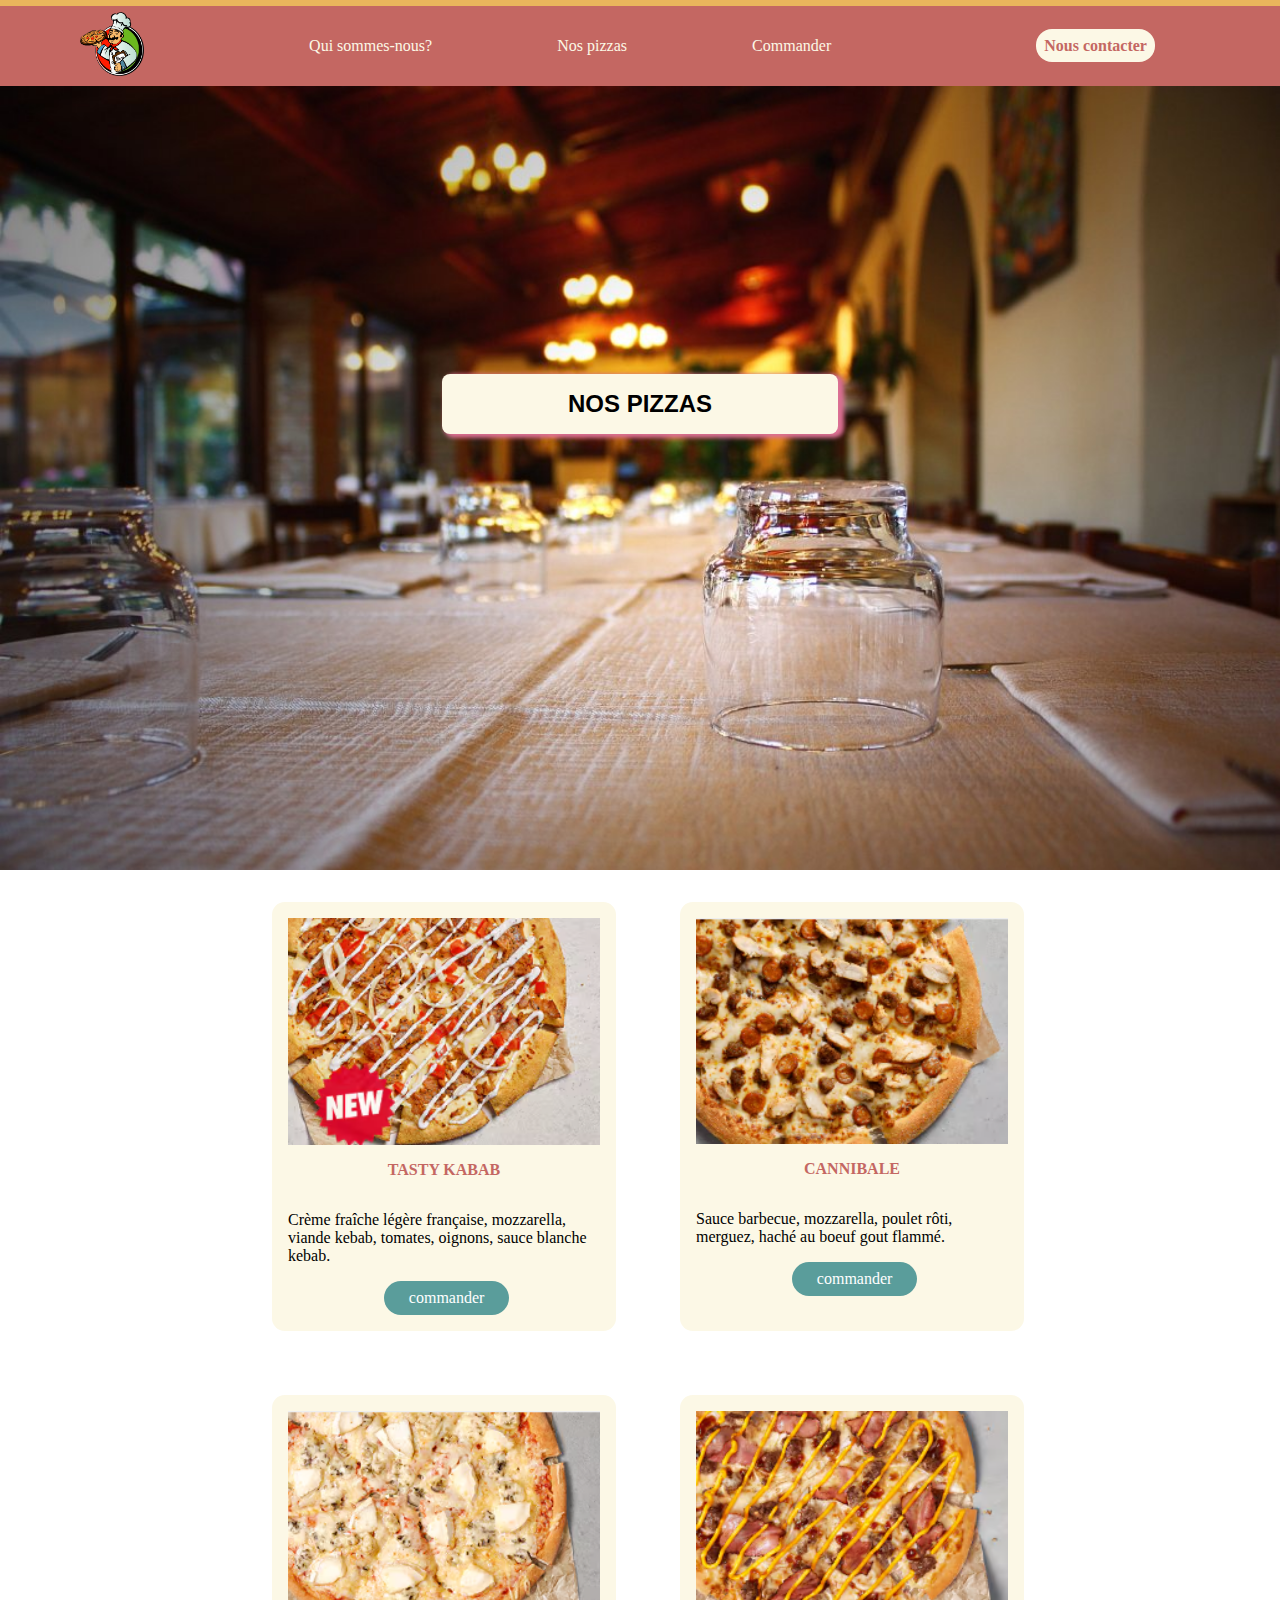
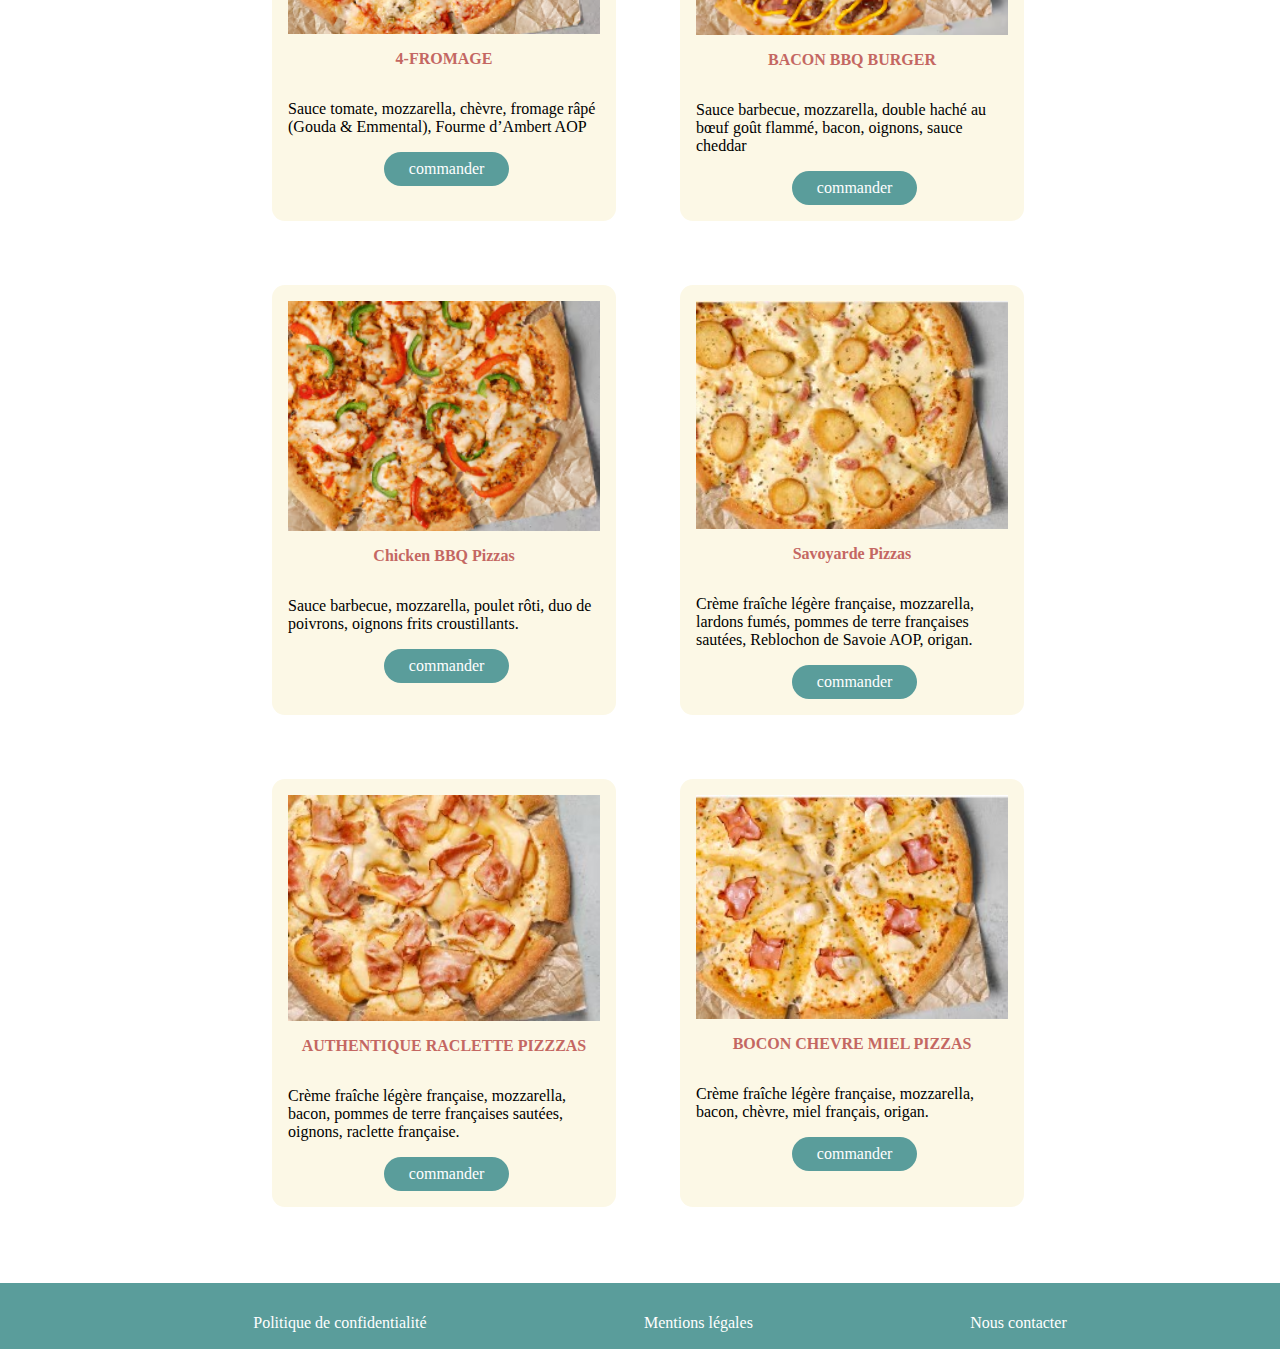
<file: img/family_pizza/pages/pizza.html>
<!DOCTYPE html>
<html lang="fr">
<head>
  <meta charset="UTF-8">
  <meta name="viewport" content="width=device-width, initial-scale=1.0">
  <title>Pizza | Familliale</title>
  <link rel="stylesheet" href="../css/pizza.css">
</head>
<body>
  <!-- HEADER  -->
  <section class="top-page">
    <div class="barre_color_orange"></div>
    <header class="header">
      <a href="../index.html"><img src="../assets/logo.png" alt="" class="header-logo"></a>
      <nav class="nav">
        <ul>
          <li><a href="#">Qui sommes-nous?</a></li>
          <li><a href="../pages/pizza.html">Nos pizzas</a></li>
          <li><a href="#">Commander</a></li>
          <li><a href="../pages/contact.html"><span class="button-contact">Nous contacter</span></a></li>
        </ul>
      </nav>
    </header>
    <div class="landing-page">
      <h1 class="big-title"><strong>NOS PIZZAS</strong></h1>
    </div>
  </section>
  <main>
    <section class="main-carte">
        <div class="carte-image">
        <!-- <img src="../assets/menu/image-contacte.png" alt="image "> -->
        </div>
      <article class="article-commande">
          <div class="pizza-article-commande">
          <img src="../assets/menu/tasty-kebab.png" alt="tasty_kebab">
          <p class="cards_carte-commande-titre">TASTY KABAB</p>
          <p class="cards-carte-commande-text"> Crème fraîche légère française, mozzarella, viande kebab, tomates, oignons, sauce blanche kebab.</p>
          <div class="cards-carte-commande-link">
            <a href="#">commander</a>
          </div>
         </div>
         <div class="pizza-article-commande">
            <img src="../assets/menu/cannibale.png" alt="cannibale">
            <p class="cards_carte-commande-titre">CANNIBALE</p>
            <p class="cards-carte-commande-text"> Sauce barbecue, mozzarella, poulet rôti, merguez, haché au boeuf gout flammé.</p>
            <div class="cards-carte-commande-link">
              <a href="#">commander</a>
            </div>
        </div>
        <div class="pizza-article-commande">
              <img src="../assets/menu/4-fromage.png" alt="4_fromage">
              <p class="cards_carte-commande-titre">4-FROMAGE</p>
              <p class="cards-carte-commande-text"> Sauce tomate, mozzarella, chèvre, fromage râpé (Gouda & Emmental), Fourme d’Ambert AOP
              </p>
              <div class="cards-carte-commande-link">
                <a href="#">commander</a>
              </div>
            </div>
            <div class="pizza-article-commande">
              <img src="../assets/menu/bacon-bbg-burger.png" alt="bacon_bbg">
              <p class="cards_carte-commande-titre">BACON BBQ BURGER</p>
              <p class="cards-carte-commande-text"> Sauce barbecue, mozzarella, double haché au bœuf goût flammé, bacon, oignons, sauce cheddar
              </p>
              <div class="cards-carte-commande-link">
                <a href="#">commander</a>
              </div>
            </div>
            <div class="pizza-article-commande">
              <img src="../assets/menu/chicken-BBC.PNG" alt="chicken_bbc">
              <p class="cards_carte-commande-titre">Chicken BBQ Pizzas</p>
              <p class="cards-carte-commande-text"> Sauce barbecue, mozzarella, poulet rôti, duo de poivrons, oignons frits croustillants.

              </p>
              <div class="cards-carte-commande-link">
                <a href="#">commander</a>
              </div>
            </div>
            <div class="pizza-article-commande">
              <img src="../assets/menu/savoyarde.jpg" alt="Savoyarde">
              <p class="cards_carte-commande-titre">Savoyarde Pizzas</p>
              <p class="cards-carte-commande-text">Crème fraîche légère française, mozzarella, lardons fumés, pommes de terre françaises sautées, Reblochon de Savoie AOP, origan.
              </p>
              <div class="cards-carte-commande-link">
                <a href="#">commander</a>
              </div>
            </div>
            <div class="pizza-article-commande">
              <img src="../assets/menu/authentique.jpg" alt="authentique">
              <p class="cards_carte-commande-titre">AUTHENTIQUE RACLETTE PIZZZAS</p>
              <p class="cards-carte-commande-text"> Crème fraîche légère française, mozzarella, bacon, pommes de terre françaises sautées, oignons, raclette française.</p>
              <div class="cards-carte-commande-link">
                <a href="#">commander</a>
              </div>
            </div>
            <div class="pizza-article-commande">
              <img src="../assets/menu/bacon_chèvre.jpg" alt="bacon_chèvre">
              <p class="cards_carte-commande-titre">BOCON CHEVRE MIEL PIZZAS</p>
              <p class="cards-carte-commande-text"> Crème fraîche légère française, mozzarella, bacon, chèvre, miel français, origan.
              </p>
              <div class="cards-carte-commande-link">
                <a href="#">commander</a>
              </div>
            </div>
        </article>
  </section>
  </main>
  <div class="bottom-vert">
    <ul>
      <li><a href="#">Politique de confidentialité</a></li>
      <li><a href="#">Mentions légales</a></li>
      <li><a href="#">Nous contacter</a></li>
    </ul>
  </div>
</section>

</body>
</html>
</file>
<file: style.css>
@import url('https://fonts.googleapis.com/css2?family=Open+Sans:ital,wght@0,300..800;1,300..800&family=Overpass:ital,wght@0,100..900;1,100..900&family=Sixtyfour+Convergence&display=swap');

*,::after,::before{
  padding: 0;
  margin: 0;
  box-sizing: border-box;
}

h1, h2, h3, span {
  font-family: "Sixtyfour Convergence", sans-serif;
}

p, div {
  font-family: "Open Sans", sans-serif;
}


/* HEADER */
.logo img{
  width: 2rem;
}
h2,h1 {
  text-align: center;
}

header , ul{
  display: flex;
  justify-content: space-evenly;
    align-items: center;
    background-color: rgb(21, 21, 94);
  height: 5rem;
}


li, a{
  list-style: none;
  text-decoration: none;
  padding-left: 4rem;
  font-family: "Overpass", sans-serif;
  font-weight:bolder;
  color: aliceblue;
  
}
.btn-reservation  {
color: rgb(224, 212, 212);
font-size: 14px;
border: 2px solid rgb(168, 40, 40);
padding: 5px 20px;
transition: 0.5;

}
.btn-reservation:hover{
    background-color: rgb(218, 131, 17);
    color: aliceblue;
    font-weight: bold;
}

.banner{
    background-image: url("./img/Tour-Eiffel-010.jpg");
    width: 100%;
    height: 40rem;
    background-position: center;
    background-size: cover;
    background-repeat: no-repeat;
    
  }
  #home h2{
    font-size: 45px;
    margin-bottom: 10px;
    -webkit-text-stroke: #fff 0.02px;
    color: transparent;
  }
  #home h4{
    font-size: 50px;
    color: #b96b6b;
    margin-bottom: 10px;
    text-transform: capitalize;;
  }
 
  .list-card{

    margin: 2rem 0 0 0;
  
  }
  
  .list-image{
    background-image: url("./img/sacre-coeur-jour-escaliers.jpg");
    width: 45rem;
    height: 15rem;
    background-position: center;
    background-size: cover;
    box-shadow: 0.5rem 0.6rem 0.7rem grey;
    border-radius: 0.2rem;
  }
  .list-image2{
    background-image: url("./img/normandy.webp");
    width: 45rem;
    height: 15rem;
    background-position: center;
    background-size: cover;
    box-shadow: 0.5rem 0.6rem 0.7rem grey;
    border-radius: 0.2rem;
  }
  .list-image3{
    background-image: url("./img/alsace.webp");
    width: 45rem;
    height: 15rem;
    background-position: center;
    background-size: cover;
    box-shadow: 0.5rem 0.6rem 0.7rem grey;
    border-radius: 0.2rem;
  }
  .list-image4{
    background-image: url("./img/bordeaux.webp");
    width: 45rem;
    height: 15rem;
    background-position: center;
    background-size: cover;
    box-shadow: 0.5rem 0.6rem 0.7rem grey;
    border-radius: 0.2rem;
  }
  .list-image5{
    background-image: url("./img/chateau-dazay-pays-loire.jpg");
    width: 45rem;
    height: 15rem;
    background-position: center;
    background-size: cover;
    box-shadow: 0.5rem 0.6rem 0.7rem grey;
    border-radius: 0.2rem;
  }
  .list-image6{
    background-image: url("./img/alpes.jpg");
    width: 45rem;
    height: 15rem;
    background-position: center;
    background-size: cover;
    box-shadow: 0.5rem 0.6rem 0.7rem grey;
    border-radius: 0.2rem;
  }
  
  
  .list-card-title, .list-card-pays {
    text-shadow: 0.5rem 0.6rem 0.5rem rgb(7, 7, 7) ;
  }
  
    .list-card-title{
    font-weight: bold;
  }
      .list-card-pays {.list-card{
    margin: 2rem 0 0 0;
    }
    .list-image{
    background-image: url("./img/bordeaux.webp");
    width: 4rem;
    height: 4rem;
    background-position: center;
    background-size: cover;
    box-shadow: 0.5rem 0.6rem 0.7rem grey;
    border-radius: 0.2rem;
  }
  
  .list-card-title, .list-card-pays {
    text-shadow: 0.5rem 0.6rem 0.5rem rgb(7, 7, 7) ;
  }
   
  .list-card-title{
    font-weight: bold;
  }
  
  
  .list-card-pays {
    font-style: italic;
  }
 

 
  }
 
  .list-card{
    padding-right: 2rem;
    width: 25%;
  }
  
  .wrapper-one, .wrapper-two {
    display: flex;
   
  
    font-style: italic;
  }
  
  .list-card{
    padding-right: 2rem;
    width: 50%;
  }
  .wrapper {
    margin-left: 12rem;

  }
  
  .wrapper-one, .wrapper-two, .wrapper-three {
    display: flex;
   
  }
  .banner2{
    background-image: url("./img/carte-france.jpg");
   
    width: 100%;
    height: 40rem;
    background-position: center;
    background-size: cover;
    background-repeat: no-repeat;
  }
    
  .find-tripe{
    background-color: beige;
    padding: 20px;
    width: 70%;
    position: absolute;
    bottom: -50px;


  }
  .find-tripe form{
    display:grid;
    justify-content: space-between;
    align-items: flex-end;
    width: 100%;
  }
  .find-tripe form div ,.find-tripe form input[type="submit"]{
    display: grid;
    flex-direction: column;
    width: 20%;
  }
  .find-tripefrom label{
    color :#b96b6b;
    font-size: 15px;
    margin-bottom: 10px;
  }
  .find-tripe form input{
    padding: 5px 10px;
    border-color: transparent;
    border: 1px solid #fff;
  }
  #a-propos{
    margin-bottom: 50px;
    margin-top: 100px;
    padding:  0 ,10%;
    width: 100%;
  }
  .title{
    text-transform: capitalize;
    margin: 70px 0;
    font-weight: bold;
    color: aqua;
    position: relative;
    margin-left: 15px;
    font-size: 18px;
  }
  .title {
    text-align: center;
    font-size: 60px;
  }
  .title ::after{
  position:absolute;
  left: -15px;
  content: "";
  height: 10%;
  background-color: #fff;
  width: 5px;
  }
  .imag-desc{
    
    display: flex;
    align-items: center;
    justify-content: space-between;
    width: 100%;

  }
  .imag-desc .left{
    position: relative;
    margin-left: 10px;
    height: 250px;
    width: 40%;
  }
  .imag-desc .right{
    width: 57%;
  }
  .imag-desc .left img{
    width: 100%;
    height: 100%;
    bottom: 0,0,10px;
  }
  .imag-desc .left ::after{
    position:absolute;
    left: -10px;
    bottom: -10px;
    right: 10px;
    height: 100%;
    background-color:aqua;
    width: 100%;
    z-index: -1;
    }
    .imag-desc .right h3{
      color: #fff;
      font-style: 25px;
      margin-bottom: 20px;
      color: #999;
      font: 14px;
      margin-bottom: 20px;
    }
    #about-Alsace {
      display: flex;
      justify-content: space-around;
      text-align: center;
      gap: 7rem;
    }
    #about-normondy{
      display: flex;
      justify-content: space-around;
      text-align: center;
    }
    
    #restaurant-alsace {
      padding: 1rem;
      display: flex;
     gap :15rem;
    }
    #restaurant-normondy {
      padding: 2rem;
      display: flex; 
      gap :15rem;
    }
    #restaurant-Strasbourg {
      padding: 2rem;
      display: flex;
      gap :15rem;}
      #hotel-alsace {
        padding: 5rem;
        display: flex;
        gap: 20rem;
      }
      #hotel-colmar{
        padding: 5rem;
        display: flex;
        gap: 20rem;
      }
</file>
<file: img/family_pizza/css/style.css>
body {
  padding: 0;
  margin: 0;
}

/* HEADER  */
.barre_color_orange {
  background-color: #eab55c;
  height: 0.4rem;
  margin: 0;
}
.header {
  display: flex;
  background-color: #c46762;
  height: 5rem;
  align-items: center;
}
.header-logo {
  width: 4rem;
  height: 4rem;
  margin-left: 5rem;
}
.nav {
  width: 100%;
}
.nav ul {
  display: flex;
  justify-content: space-evenly;
}
.nav ul li {
  list-style: none;
}
.nav ul li a {
  color: #fcf8e6;
  text-decoration: none;
}
.button-contact {
  color: #c46762;
  background-color: #fcf8e6;
  border-radius: 1rem;
  padding: 0.5rem;
  font-size: 1rem;
  font-weight: 550;
  margin-left: 5rem;
}
.landing-page {
  display: flex;
  flex-direction: column;
  align-items: center;
}
.big-title {
  width: 20%;
  font-family: Arial, Helvetica, sans-serif;
  font-size: 2rem;
  font-weight: 200;
  text-align: center;
}
.color-red {
  color: #c46762;
  font-style: italic;
  font-size: 1.5rem;
}
.pizza-header {
  height: 5rem;
  width: 6rem;
}

/* MAIN  */
.article {
  position: relative;
  display: flex;
}
.pizza-article {
  background-color: #fcf8e6;
  width: 30%;
  margin: 2rem;
  padding: 1rem;
}
.pizza-article-title {
  color: #c46762;
  font-weight: 500;
  text-align: center;
}
.pizza-article-text {
  text-align: justify;
}
.pizza-article-lien {
  background-color: #5a9d9b;
  width: 30%;
  border-radius: 1.5rem;
  padding: 0.5rem;
  margin-left: 6rem;
  text-align: center;
}
.pizza-article-lien a {
  color: #ffffff;
  text-decoration: none;
}
.fa-angle-left {
  position: relative;
  color: #5a9d9b;
  font-size: 4rem;
  bottom: -8rem;
  margin-left: 2rem;
}
.fa-angle-right {
  position: relative;
  color: #5a9d9b;
  font-size: 4rem;
  bottom: -8rem;
  margin-right: 2rem;
}

.history {
  display: flex;
  justify-content: space-evenly;
  background-color: #c46762;
  margin-left: -1.2rem;
  margin-top: -1.8rem;
  padding-bottom: 1.5rem;
}
.history-family {
  display: grid;
}
.history-title {
  color: #ffffff;
  font-family: Arial, Helvetica, sans-serif;
  font-size: 2rem;
  font-weight: 200;
  width: 100%;
  padding-top: 1rem;
  margin-left: 8rem;
}
.history-text {
  color: #ffffff;
  margin-left: 10rem;
  width: 40%;
}
.history-lien {
  background-color: #fcf8e6;
  width: 20%;
  border-radius: 1.5rem;
  padding: 0.5rem;
  margin-left: 15rem;
  margin-bottom: 4rem;
}
.history-lien a {
  color: #c46762;
  text-decoration: none;
  margin-left: 3rem;
  font-weight: 600;
}
.history-image-chef {
  width: 15rem;
  height: 15rem;
  margin-right: 15rem;
  margin-top: 2.5rem;
}

.maison {
  background-color: #ffffff;
  margin-left: -0.5rem;
  margin-top: -3rem;
}
.maison-image {
  margin: 3rem;
  margin-left: 30rem;
}
.maison-image-plateaux {
  width: 20rem;
  height: 10rem;
  margin-left: -20rem;
}
.maison-title {
  display: flex;
  flex-direction: column;
  color: black;
  font-family: Arial, Helvetica, sans-serif;
  font-size: 2rem;
  font-weight: 200;
  margin-top: 5rem;
}
.color-red-2 {
  color: #c46762;
  font-style: italic;
  font-size: 1.5rem;
  margin-left: 7rem;
}
.maison-text {
  font-family: Verdana, Geneva, Tahoma, sans-serif;
  margin: 3rem;
  margin-left: 14rem;
  min-width: 50%;
}
.maison-lien {
  background-color: #c46762;
  width: 20%;
  border-radius: 1.5rem;
  padding: 0.5rem;
  margin-left: 20rem;
  margin-bottom: 2rem;
}
.maison-lien a {
  color: #ffffff;
  text-decoration: none;
  text-align: center;
  margin-left: 4.5rem;
  font-weight: 600;
}
.maison-pizza {
  display: flex;
}
.maison-p {
  display: flex;
}

.maison-image-logo {
  margin-right: 30rem;
}
.maison-logo-vert {
  width: 7rem;
  height: 6rem;
  margin-left: 2rem;
}
.maison-title-2 {
  color: #c46762;
  font-family: Arial, Helvetica, sans-serif;
  font-size: 2rem;
  font-weight: 200;
  width: 100%;
  margin: 3rem;
  margin-top: 6rem;
  text-align: center;
}

.container {
  display: flex;
  background-color: #eab55c;
  margin-left: -0.5rem;
  margin-right: -1rem;
  margin-top: -3rem;
}
.message {
  display: flex;
  flex-direction: column;
  font-size: 1rem;
  width: 30%;
  margin: 3rem;
}
.message-text {
background-color: #ffffff;
padding: 1rem;
border-radius: 0.5rem;
}
.message-profil {
  height: 2.5rem;
}

/* FOOTER  */
.bottom-page {
  background-color: #ffffff;
  margin-left: -1.2rem;
  margin-right: -1.2rem;
  margin-top: -1.8rem;
}
.footer-title {
  color: black;
  font-family: Arial, Helvetica, sans-serif;
  font-size: 2rem;
  font-weight: 200;
  width: 100%;
  padding-top: 1.5rem;
  margin-left: 8rem;
}
.color-vert {
  color: #5a9d9b;
  font-style: italic;
  font-size: 1.5rem;
}
.rs {
  display: flex;
  justify-content: space-evenly;
  width: 20%;
  height: 1vh;
}
.rs img {
width: 5rem;
}   

.footer-image img {
width: 14rem;
}
footer {
display: flex;
justify-content: space-evenly;
}
.footer-lien {
text-align: center;
margin-bottom: 2rem;
}

.footer-lien a {
border-radius: 2rem;
background-color: rgb(206, 91, 91);
padding: 0.5rem ;text-decoration: none;
color: #fff;
}
.bottom-vert {
  background-color: #5a9d9b;
  height: 4vh;
  padding: 15px;
  margin-left: -1.2rem;
  margin-right: -1.2rem;
  margin-top: 2.8rem;
}
.bottom-vert ul {
  display: flex;
}
.bottom-vert  ul  {
  display: flex;
  justify-content: space-evenly;
  list-style: none; 
}
ul a {
  text-decoration: none;
  color: #fff;

}
</file>
<file: img/family_pizza/css/contact.css>
body {
  padding: 0;
  margin: 0;
}

/* HEADER  */
.barre_color_orange {
  background-color: #eab55c;
  height: 0.4rem;
  margin: 0;
}
.header {
  display: flex;
  background-color: #c46762;
  height: 5rem;
  align-items: center;
}
.header-logo {
  width: 4rem;
  height: 4rem;
  margin-left: 5rem;
}
.nav {
  width: 100%;
}
.nav ul {
  display: flex;
  justify-content: space-evenly;
}
.nav ul li {
  list-style: none;
}
.nav ul li a {
  color: #fcf8e6;
  text-decoration: none;
}
.button-contact {
  color: #c46762;
  background-color: #fcf8e6;
  border-radius: 1rem;
  padding: 0.5rem;
  font-size: 1rem;
  font-weight: 550;
  margin-left: 5rem;
}
.landing-page {
  display: flex;
  flex-direction: column;
  align-items: center;
  background: url("../assets/logo-contact/pizza-shop.png");
  background-size: cover;
  height: 80vh;
  padding: 2rem;
}
.big-title {
  width: 30%;
  box-shadow: 4px 2px 4px 2px palevioletred;
  background-color: #fcf8e6;
  border-radius: 0.5rem;
  font-family: Arial, Helvetica, sans-serif;
  font-size: 1.5rem;
  padding: 1rem;
  text-align: center;
  margin-top: 20rem;
}
.pizza-header {
  height: 5rem;
  width: 6rem;
}


.find{
  margin-top: 5rem;
  margin-left: 16rem;
  padding: 10rem;
   background-color:rgba(224, 203, 163, 0.267);
   padding: 20px;
   width: 70%;
   position: relative;

 }
.find-title {
  text-align: center;
  font-size: 4rem;
  
 }
 .span-find-rouge{
  color:red;
text-align: center;
margin-left: 32rem;
font-size: 1.2rem;
}
 .paiement{
 margin-top: 4rem;
 margin-bottom: 4rem;
  display: flex;
  justify-content: center;
  align-items: center;
   }
 .paiement img {
  width: 6rem;
 }
 .find form{
   display: grid;
   justify-content: space-between;
   align-items: flex-end;
   width: 100%;
   margin-left: 22rem;
 }
 .find form div ,.find-tripe form input[type="submit"]{
   display: grid;
   flex-direction: column;
   width: 20%;
   padding: 15px;
   border-radius: 10px;
 }

 /* FOOTER  */
 
.bottom-vert {
  background-color: #5a9d9b;
  height: 4vh;
  padding: 15px;
  margin-left: -1.2rem;
  margin-right: -1.2rem;
  margin-top: 2.8rem;
}
.bottom-vert ul {
  display: flex;
}
.bottom-vert  ul  {
  display: flex;
  justify-content: space-evenly;
  list-style: none; 
}
ul a {
  text-decoration: none;
  color: #fff;

}
</file>
<file: img/family_pizza/css/pizza.css>
body {
  padding: 0;
  margin: 0;
}

/* HEADER  */
.barre_color_orange {
  background-color: #eab55c;
  height: 0.4rem;
  margin: 0;
}
.header {
  display: flex;
  background-color: #c46762;
  height: 5rem;
  align-items: center;
}
.header-logo {
  width: 4rem;
  height: 4rem;
  margin-left: 5rem;
}
.nav {
  width: 100%;
}
.nav ul {
  display: flex;
  justify-content: space-evenly;
}
.nav ul li {
  list-style: none;
}
.nav ul li a {
  color: #fcf8e6;
  text-decoration: none;
}
.button-contact {
  color: #c46762;
  background-color: #fcf8e6;
  border-radius: 1rem;
  padding: 0.5rem;
  font-size: 1rem;
  font-weight: 550;
  margin-left: 5rem;
}
.landing-page {
  display: flex;
  flex-direction: column;
  align-items: center;
  background: url("../assets/bg.jpg");
  background-size: cover;
  height: 80vh;
  padding: 2rem;
}
.big-title {
  width: 30%;
  box-shadow: 4px 2px 4px 2px palevioletred;
  background-color: #fcf8e6;
  border-radius: 0.5rem;
  font-family: Arial, Helvetica, sans-serif;
  font-size: 1.5rem;
  padding: 1rem;
  text-align: center;
  margin-top: 16rem;
}
.pizza-header {
  height: 5rem;
  width: 6rem;
}
/*style page commander*/
.article-commande{
  margin-left: 15rem;
}

.article-commande {
  display: flex;
  flex-wrap: wrap;
}
.cards_carte-commande-titre {
color: #c46762;
text-align: center;
font-weight: 600;
}
.cards-carte-commande-text {
  color: black;
}
.pizza-article-commande {
  display: flex;
  flex-direction: column;
  background-color: #fcf8e6;
  border-radius: 0.8rem;
  width: 30%;
  margin: 2rem;
  padding: 1rem;
}
.cards-carte-commande-link {
  background-color: #5a9d9b;
  width: 35%;
  border-radius: 1.5rem;
  padding: 0.5rem;
  margin-left: 6rem;
  text-align: center;
}
.cards-carte-commande-link a {
  color: #ffffff;
  text-decoration: none;
}

/* FOOTER  */

.bottom-vert {
  background-color: #5a9d9b;
  height: 4vh;
  padding: 15px;
  margin-left: -1.2rem;
  margin-right: -1.2rem;
  margin-top: 2.8rem;
}
.bottom-vert ul {
  display: flex;
}
.bottom-vert  ul  {
  display: flex;
  justify-content: space-evenly;
  list-style: none; 
}
ul a {
  text-decoration: none;
  color: #fff;

}
</file>
